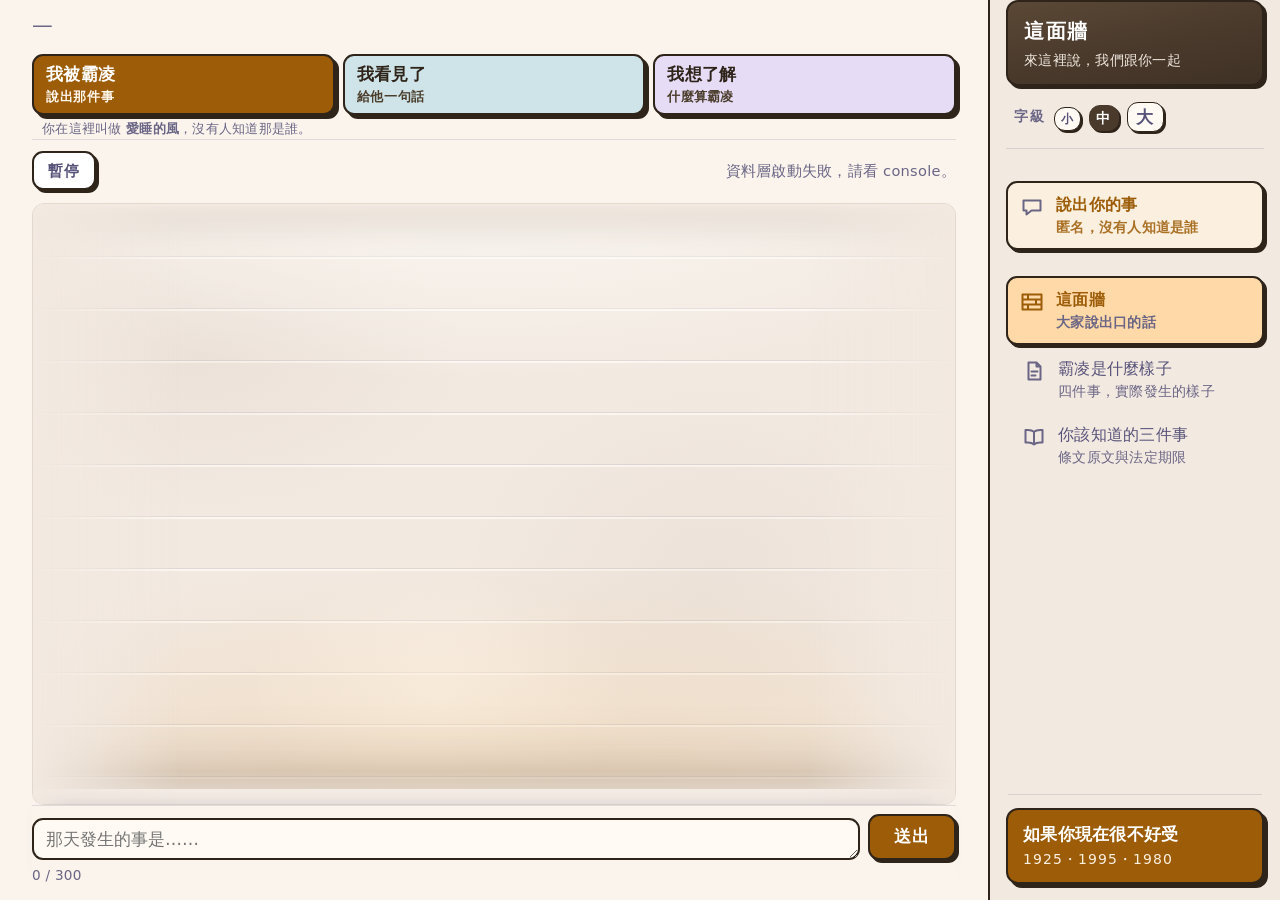
<file: index.html>
<!doctype html>
<html lang="zh-Hant">
<head>
<meta charset="utf-8">
<meta name="viewport" content="width=device-width, initial-scale=1">
<title>這面牆</title>
<meta name="description" content="匿名說出被霸凌的經歷，其他人只能給你溫暖。">
<!-- frame-ancestors 不寫在這裡：meta 版的 CSP 不支援它（瀏覽器會忽略並報錯），
     那一條留在 _headers 給 Cloudflare。
     CSP 用 meta 而不是只靠 _headers：_headers 是 Cloudflare Pages 專用，
     GitHub Pages 完全不讀它（實測線上 404），CSP 因此不會生效。
     meta 版換到任何靜態主機都有效，兩者並存不衝突。 -->
<meta http-equiv="Content-Security-Policy" content="default-src 'self'; img-src 'self' data: blob:; style-src 'self' 'unsafe-inline'; script-src 'self'; connect-src 'self' https://xppcelhclohxdkzwijbm.supabase.co; font-src 'self'; base-uri 'self'; form-action 'self'">
<link rel="stylesheet" href="styles.css?v=dcc0fc10">
</head>
<body class="shell-layout">

<p class="demo-notice" data-c="demoNotice" hidden></p>

<div class="shell-main">

  <header class="site-mark">
    <h1 data-c="site.title">—</h1>
    <p class="tagline" data-c="site.tagline">—</p>
    <p class="wall-scale" data-wall-scale>—</p>
    <ul class="triage" data-c="triage"></ul>
    <p class="alias-line">你在這裡叫做 <strong data-c="alias">—</strong>，沒有人知道那是誰。</p>
  </header>

  <main>

  <section id="wall" class="wall-region" aria-labelledby="wall-h">
    <h2 id="wall-h" class="sr-only">留言牆</h2>

    <!-- ⛔ 這裡原本有三顆鈕：流動／全部攤開／回到原點。2026-08-31 全部拿掉
         （Lee：好像可以不用，直接流動）。牆永遠是流動的，沒有檢視模式可切。
         ⛔ 靜態版沒有消失，只是不再是使用者選項：系統開了 prefers-reduced-motion
         的人自動拿到它（G11 在守）。那是他們自己對作業系統下的設定，
         靜態就是正確結果，不需要再問他要不要。 -->
    <div class="wall-toolbar">
      <span class="wall-status hint" data-c="wall.status">載入中…</span>
    </div>

    <!-- wall-frame 不捲動，只負責左右兩道淡出；捲動的是裡面的 wall-stage。
         淡出若直接掛在捲動容器上會跟著內容一起捲走。 -->
    <div class="wall-frame">
      <div class="wall-stage" data-wall-stage></div>
    </div>

  </section>

  <!-- 送出入口常駐在底部：這個站的核心動作是「說出來」，藏進對話框會掉轉換 -->
  <section id="compose" class="composer-bar" aria-labelledby="compose-h">
    <h2 id="compose-h" class="sr-only">說你想說的</h2>
    <form class="compose" data-compose>
      <label for="compose-body" data-c="wall.composePrompt">—</label>
      <div class="composer-row">
        <textarea id="compose-body" name="body" rows="1" required></textarea>
        <button type="submit">送出</button>
      </div>
      <span class="hint" data-compose-count>0 / 300</span>
    </form>
    <p class="notice" data-compose-notice hidden></p>
  </section>

  </main>

</div>

<!-- 右側面板（桌機）／底部 tab（手機）由 shell.js 從 content.nav 注入 -->
<div data-shell></div>

<dialog class="help-dialog" data-help-dialog aria-labelledby="help-dlg-h">
  <h2 id="help-dlg-h">如果你現在很不好受</h2>
  <p class="hint" data-help-why></p>
  <ul class="help-lines">
    <li><a href="tel:1925">衛福部安心專線 1925</a></li>
    <li><a href="tel:1995">生命線 1995</a></li>
    <li><a href="tel:1980">張老師專線 1980</a></li>
  </ul>
  <p class="hint">24 小時，免付費。你不需要準備好才打。</p>
  <button type="button" data-help-close>我知道了</button>
</dialog>

<script src="js/config.js?v=dcc0fc10"></script>
<script src="content.js?v=dcc0fc10"></script>
<script src="js/prefs.js?v=dcc0fc10"></script>
<script src="js/schema.js?v=dcc0fc10"></script>
<script src="js/keywords.js?v=dcc0fc10"></script>
<script src="js/data-provider.js?v=dcc0fc10"></script>
<script src="js/supabase-provider.js?v=dcc0fc10"></script>
<script src="js/content-merge.js?v=dcc0fc10"></script>
<script src="js/pages.js?v=dcc0fc10"></script>
<script src="js/guard.js?v=dcc0fc10"></script>
<script src="js/triage.js?v=dcc0fc10"></script>
<script src="js/shell.js?v=dcc0fc10"></script>
<script src="js/wall.js?v=dcc0fc10"></script>
<script src="js/warmth-notice.js?v=dcc0fc10"></script>
<script src="js/share.js?v=dcc0fc10"></script>
<script src="js/app.js?v=dcc0fc10"></script>
</body>
</html>
</file>
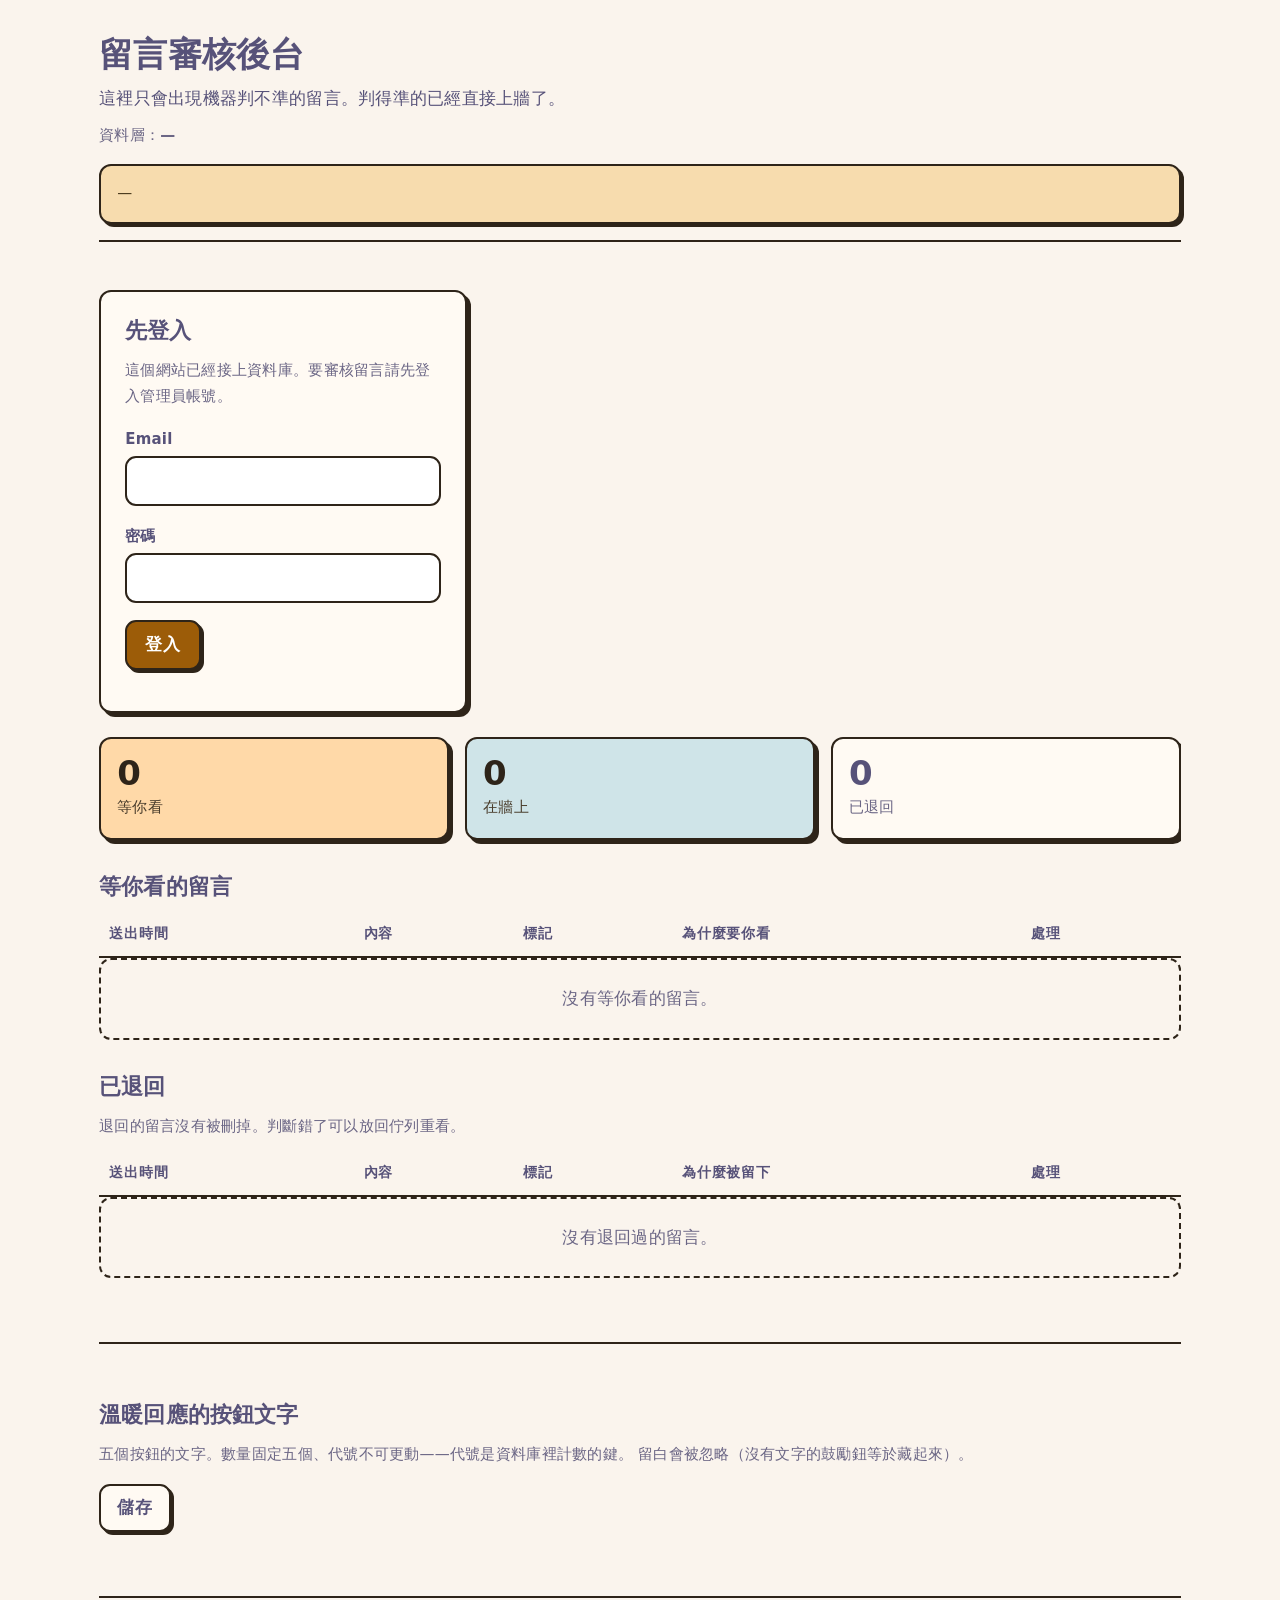
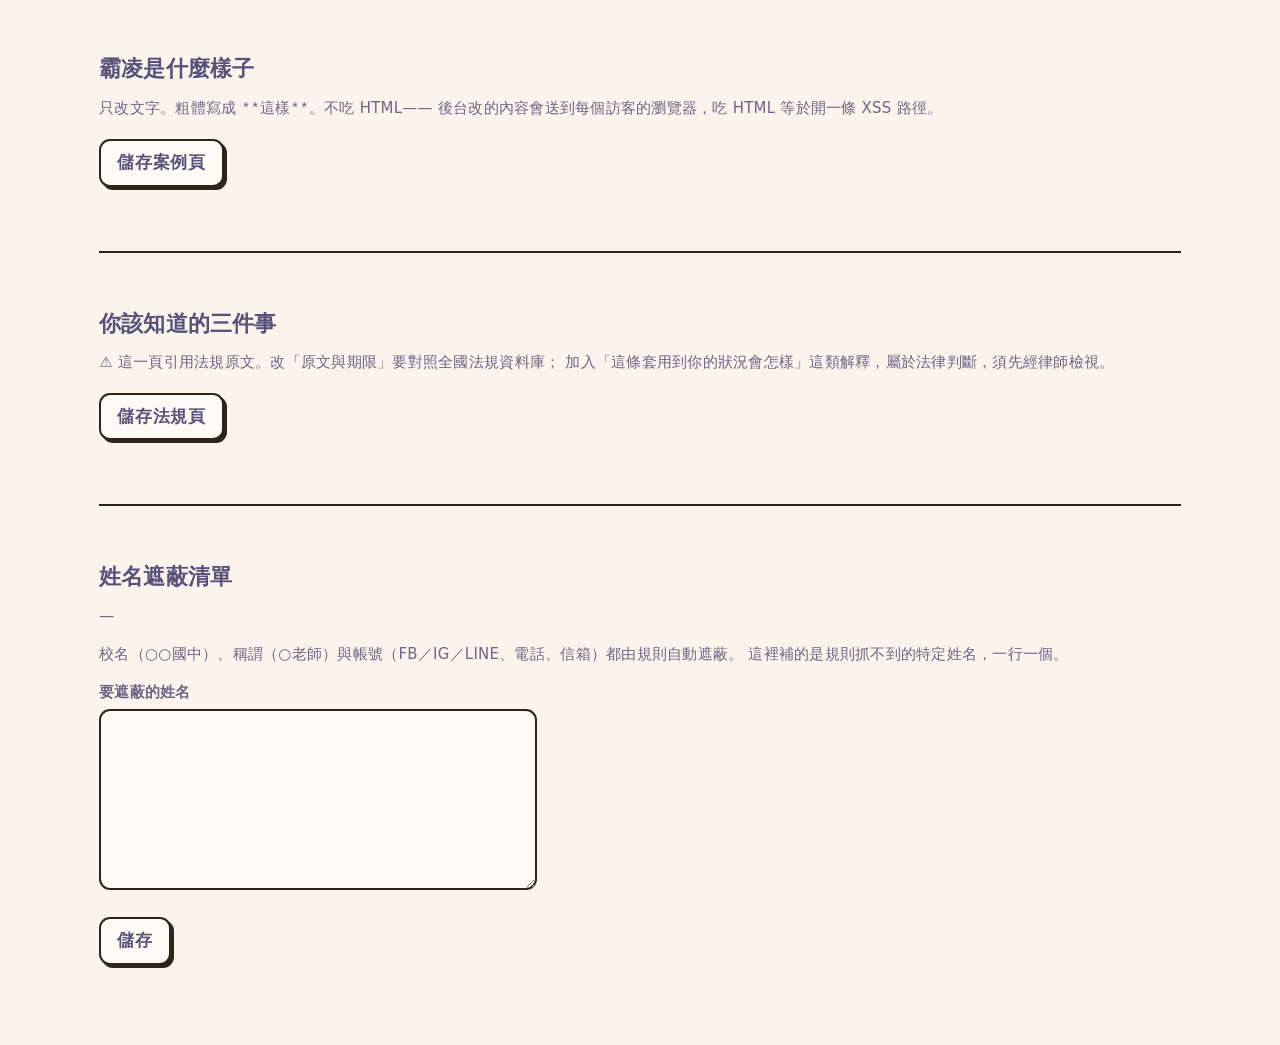
<file: admin-k7m2x9.html>
<!doctype html>
<html lang="zh-Hant">
<head>
<meta charset="utf-8">
<meta name="viewport" content="width=device-width, initial-scale=1">
<meta name="robots" content="noindex, nofollow">
<title>留言審核後台</title>
<!-- CSP 用 meta 而不是只靠 _headers：_headers 是 Cloudflare Pages 專用，
     GitHub Pages 完全不讀它（實測線上 404），CSP 因此不會生效。
     meta 版換到任何靜態主機都有效，兩者並存不衝突。 -->
<meta http-equiv="Content-Security-Policy" content="default-src 'self'; img-src 'self' data: blob:; style-src 'self' 'unsafe-inline'; script-src 'self'; connect-src 'self' https://xppcelhclohxdkzwijbm.supabase.co; font-src 'self'; base-uri 'self'; form-action 'self'">
<link rel="stylesheet" href="styles.css?v=dcc0fc10">
</head>
<body class="admin">

<header class="admin-head">
  <h1>留言審核後台</h1>
  <p class="admin-sub">這裡只會出現機器判不準的留言。判得準的已經直接上牆了。</p>
  <p class="admin-provider">資料層：<strong data-admin="provider">—</strong></p>
  <!-- ⛔ 這塊警語不可拿掉。這一頁是公開可達的，而在 LocalProvider 下它
       只看得到開啟它的那台瀏覽器自己的留言——沒有這段字，它看起來會像
       一個真的在管理全站的後台，那是對使用它的人說謊（G32 在守）。 -->
  <p class="admin-scope" data-admin="scope">—</p>
</header>

<main>
  <!-- 接上真後端時才會出現。⛔ 沒有登入的話，後端一上線任何人都能
       通過／退回（人類關卡 ABW-AUTH）。 -->
  <form class="admin-login" data-admin="login" hidden>
    <h2>先登入</h2>
    <p class="admin-note">這個網站已經接上資料庫。要審核留言請先登入管理員帳號。</p>
    <p><label for="ad-email">Email</label>
       <input id="ad-email" type="email" autocomplete="username" required></p>
    <p><label for="ad-pw">密碼</label>
       <input id="ad-pw" type="password" autocomplete="current-password" required></p>
    <p><button type="submit">登入</button></p>
    <p class="notice" data-admin="login-note" hidden></p>
  </form>

  <ul class="admin-stats" aria-label="目前狀態">
    <li class="admin-stat admin-stat--wait"><b data-admin="count">0</b><span>等你看</span></li>
    <li class="admin-stat admin-stat--live"><b data-admin="count-approved">0</b><span>在牆上</span></li>
    <li class="admin-stat admin-stat--back"><b data-admin="count-rejected">0</b><span>已退回</span></li>
  </ul>

  <section aria-labelledby="q-h">
    <h2 id="q-h">等你看的留言</h2>
    <!-- ⛔ 「為什麼要你看」這一欄不可拿掉：佇列裡只剩機器判不準的留言，
         審核者第一個要知道的不是「這則有什麼旗標」，是「機器在擔心什麼」。 -->
    <table class="queue">
      <thead>
        <tr><th scope="col">送出時間</th><th scope="col">內容</th><th scope="col">標記</th><th scope="col">為什麼要你看</th><th scope="col">處理</th></tr>
      </thead>
      <tbody data-admin="queue"></tbody>
    </table>
    <p class="admin-empty" data-admin="empty">沒有等你看的留言。</p>
  </section>

  <section aria-labelledby="r-h">
    <h2 id="r-h">已退回</h2>
    <!-- ⛔ 退回不刪除（裁定 2026-08-17），而且要能還原：誤判會發生，
         而被誤判的那個人不會知道要來申訴。 -->
    <p class="admin-note">退回的留言沒有被刪掉。判斷錯了可以放回佇列重看。</p>
    <table class="queue">
      <thead>
        <tr><th scope="col">送出時間</th><th scope="col">內容</th><th scope="col">標記</th><th scope="col">為什麼被留下</th><th scope="col">處理</th></tr>
      </thead>
      <tbody data-admin="rejected"></tbody>
    </table>
    <p class="admin-empty" data-admin="rejected-empty">沒有退回過的留言。</p>
  </section>

  <section class="kw-section" aria-labelledby="rx-h">
    <h2 id="rx-h">溫暖回應的按鈕文字</h2>
    <!-- ⛔ 只能改文字，不能改數量也不能改代號：
         代號是資料庫裡計數的鍵，換掉等於所有既有的溫暖次數對不上；
         五個是產品裁定（2026-08-17），排行與自由留言都不做。 -->
    <p class="admin-note">五個按鈕的文字。數量固定五個、代號不可更動——代號是資料庫裡計數的鍵。
      留白會被忽略（沒有文字的鼓勵鈕等於藏起來）。</p>
    <form data-admin="rx-form">
      <div data-admin="rx-fields"></div>
      <p><button type="submit">儲存</button></p>
    </form>
    <p class="notice" data-admin="rx-note" hidden></p>
  </section>

  <section class="kw-section" aria-labelledby="cs-h">
    <h2 id="cs-h">霸凌是什麼樣子</h2>
    <!-- ⛔ 只改字。錨點 id、區塊型別、插圖都不可從這裡改：
         id 是目錄與外部連結指向的位置；型別決定版面，而版面裡藏著可及性
         與對比的裁定；插圖是可執行的標記，不是文案。 -->
    <p class="admin-note">只改文字。粗體寫成 <code>**這樣**</code>。不吃 HTML——
      後台改的內容會送到每個訪客的瀏覽器，吃 HTML 等於開一條 XSS 路徑。</p>
    <form data-admin="cases-form">
      <div data-admin="cases-fields"></div>
      <p><button type="submit">儲存案例頁</button></p>
    </form>
    <p class="notice" data-admin="cases-note" hidden></p>
  </section>

  <section class="kw-section" aria-labelledby="lw-h">
    <h2 id="lw-h">你該知道的三件事</h2>
    <!-- ⛔ 這一頁的內容是法規。引用條文原文不涉著作權，但把條文解釋、
         涵攝到具體情境是法律判斷，需要律師檢視（law.signedOff 仍為 false）。
         改這裡之前先確認你在改的是「原文與程序事實」還是「解釋」。 -->
    <p class="admin-note">⚠️ 這一頁引用法規原文。改「原文與期限」要對照全國法規資料庫；
      加入「這條套用到你的狀況會怎樣」這類解釋，屬於法律判斷，須先經律師檢視。</p>
    <form data-admin="law-form">
      <div data-admin="law-fields"></div>
      <p><button type="submit">儲存法規頁</button></p>
    </form>
    <p class="notice" data-admin="law-note" hidden></p>
  </section>

  <section class="kw-section" aria-labelledby="k-h">
    <h2 id="k-h">姓名遮蔽清單</h2>
    <p class="admin-note" data-admin="kw-summary">—</p>
    <p class="admin-note">校名（○○國中）、稱謂（○老師）與帳號（FB／IG／LINE、電話、信箱）都由規則自動遮蔽。
      這裡補的是規則抓不到的特定姓名，一行一個。</p>
    <form data-admin="kw-form">
      <label for="kw-names">要遮蔽的姓名</label>
      <textarea id="kw-names" data-admin="names" rows="6"></textarea>
      <p><button type="submit">儲存</button></p>
    </form>
    <p class="notice" data-admin="kw-note" hidden></p>
  </section>
</main>

<script src="js/config.js?v=dcc0fc10"></script>
<script src="content.js?v=dcc0fc10"></script>
<script src="js/prefs.js?v=dcc0fc10"></script>
<script src="js/schema.js?v=dcc0fc10"></script>
<script src="js/keywords.js?v=dcc0fc10"></script>
<script src="js/data-provider.js?v=dcc0fc10"></script>
<script src="js/supabase-provider.js?v=dcc0fc10"></script>
<script src="js/content-merge.js?v=dcc0fc10"></script>
<script src="js/pages.js?v=dcc0fc10"></script>
<script src="js/guard.js?v=dcc0fc10"></script>
<script src="js/triage.js?v=dcc0fc10"></script>
<script src="js/admin-content.js?v=dcc0fc10"></script>
<script src="js/admin.js?v=dcc0fc10"></script>
</body>
</html>
</file>
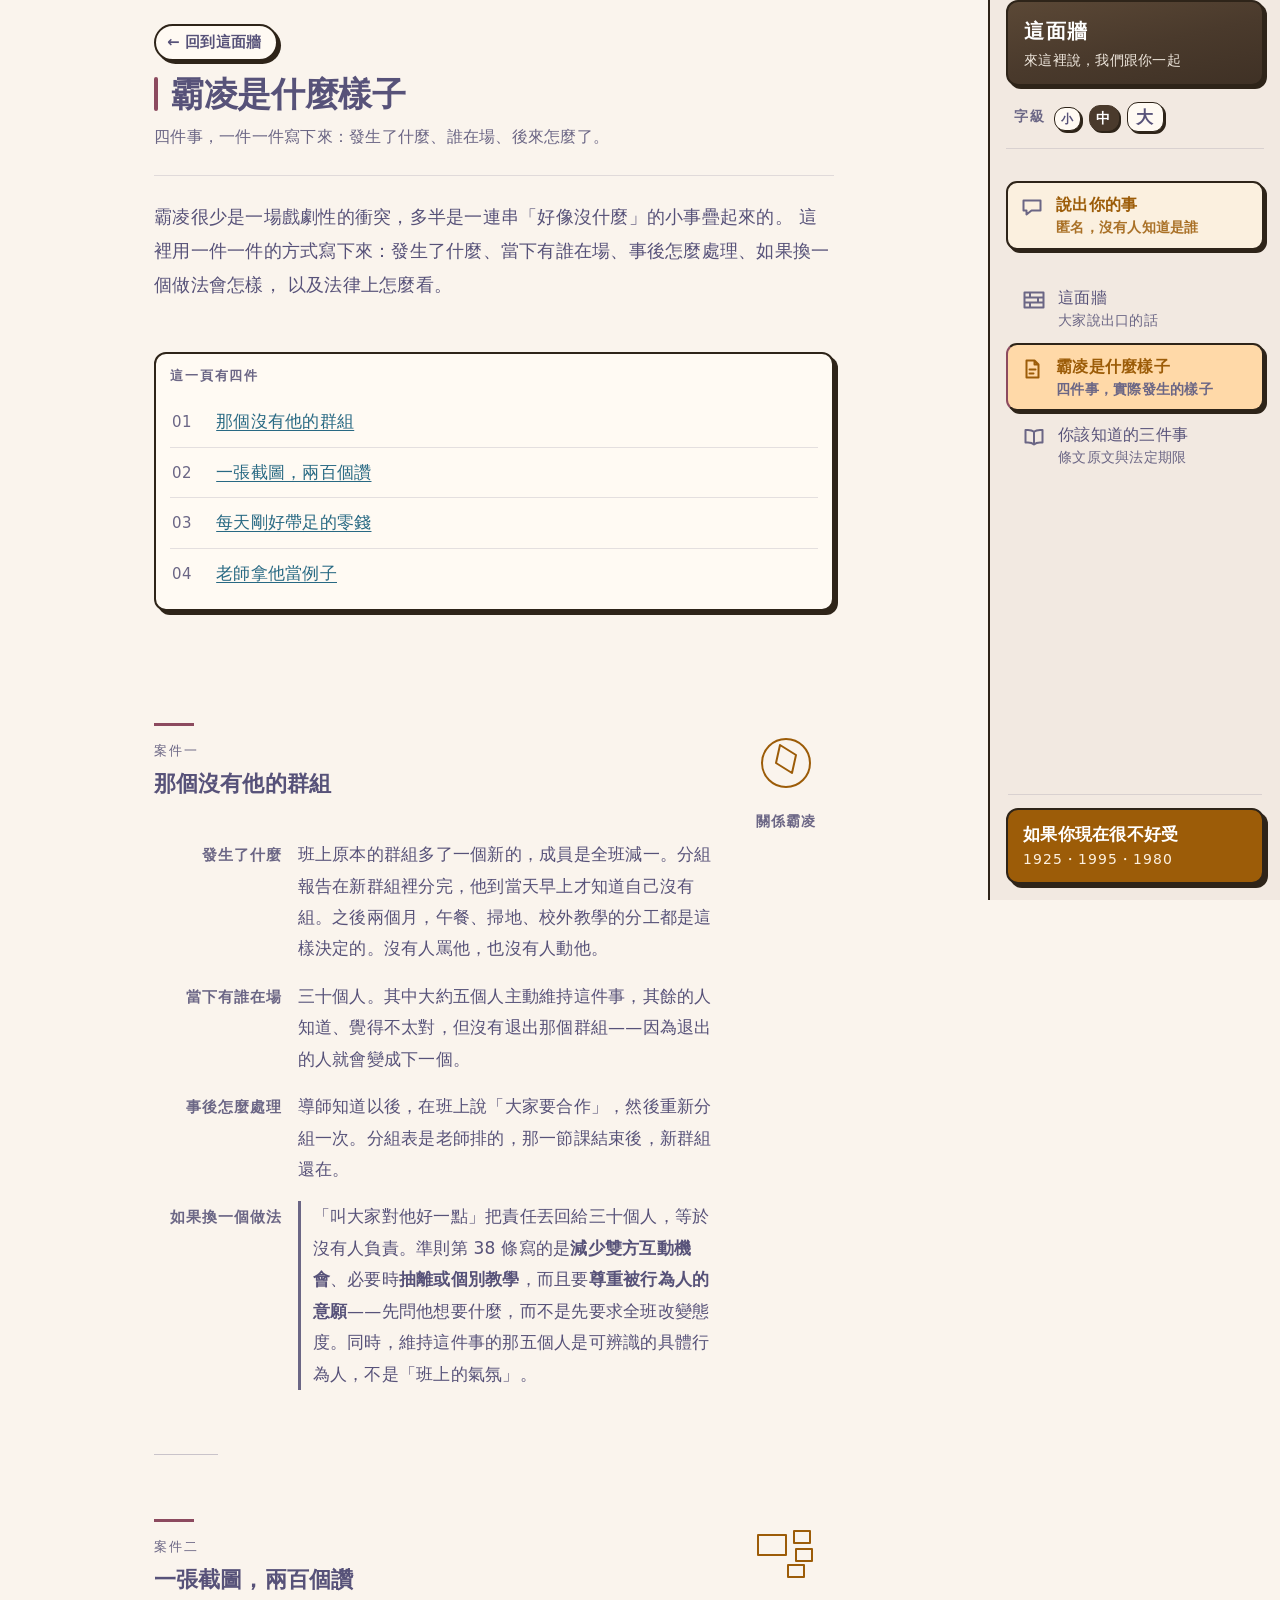
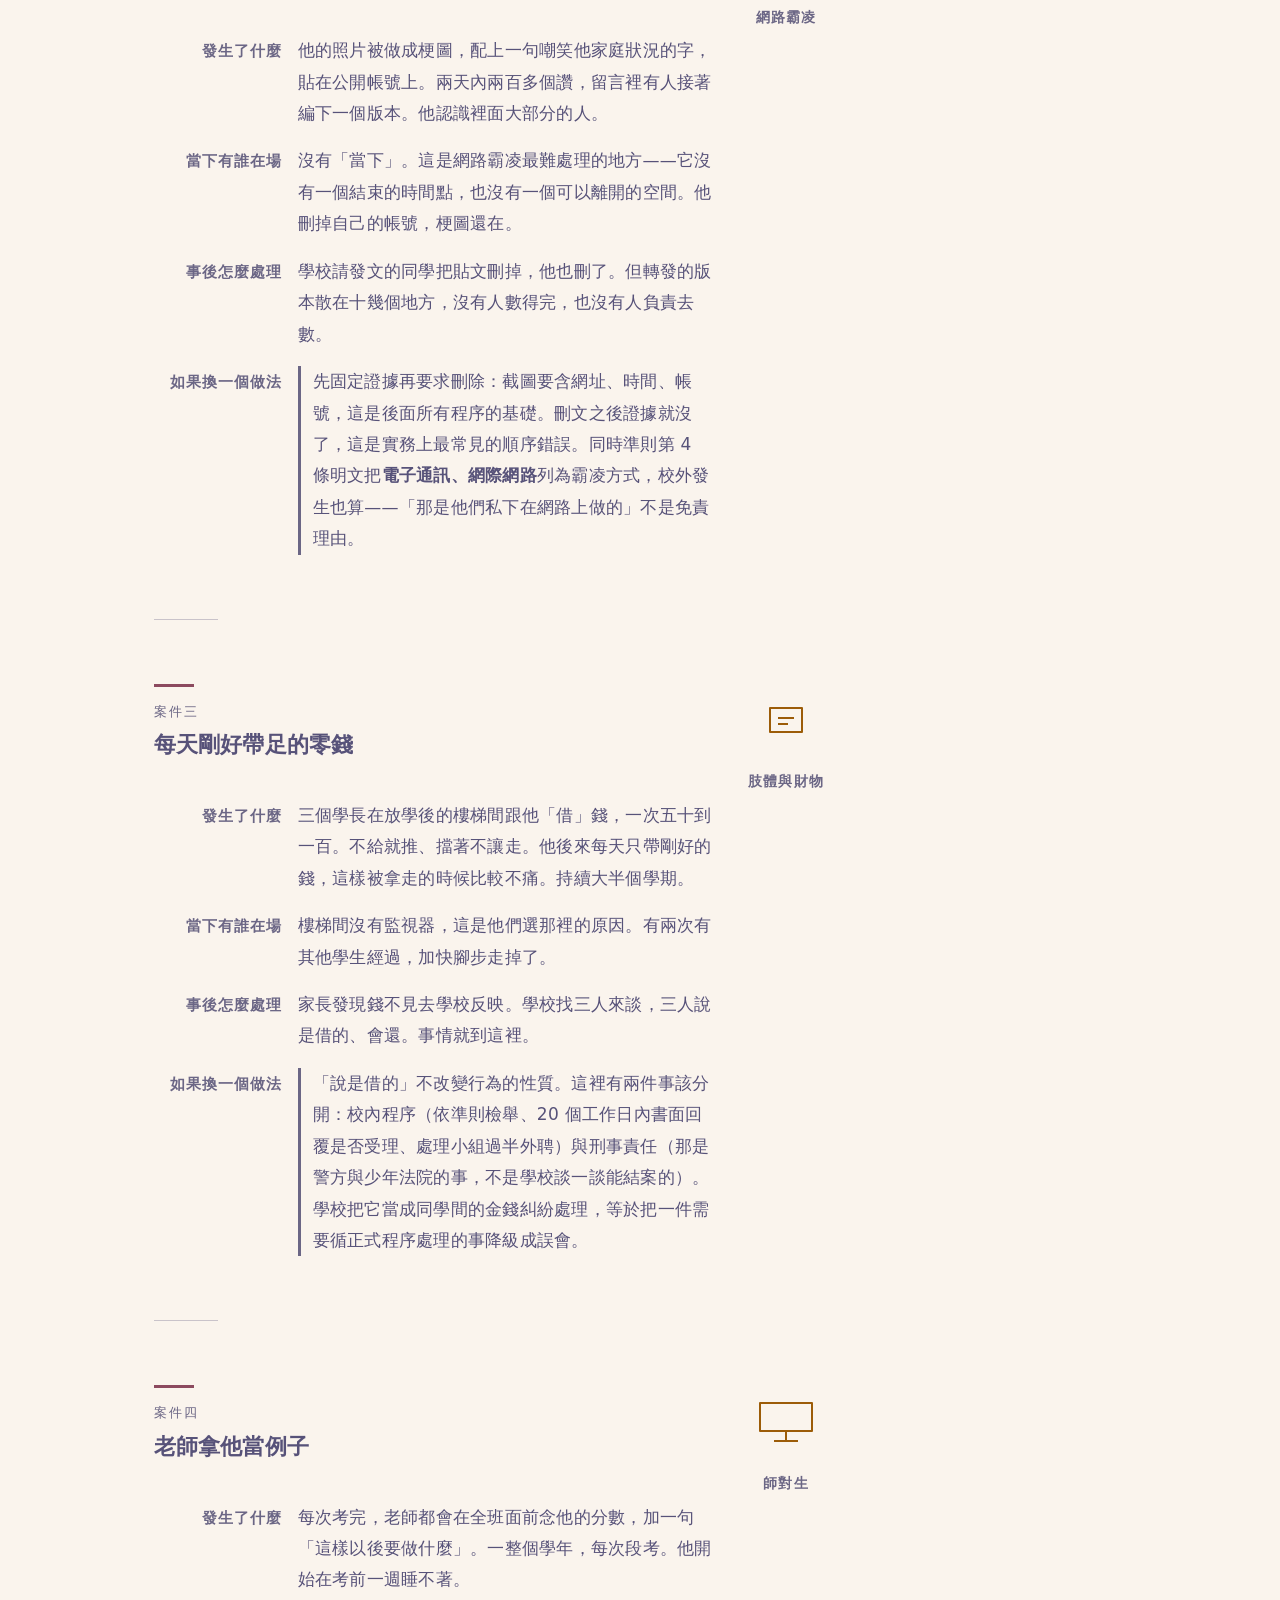
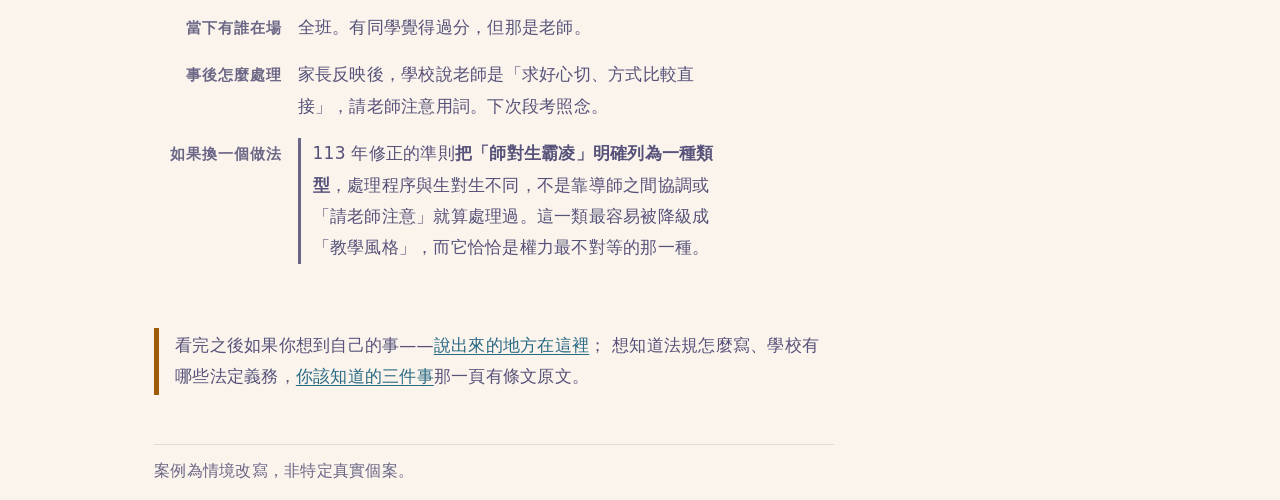
<file: cases.html>
<!doctype html>
<html lang="zh-Hant">
<head>
<meta charset="utf-8">
<meta name="viewport" content="width=device-width, initial-scale=1">
<title>霸凌是什麼樣子</title>
<meta name="description" content="用案件的形式，看清楚霸凌實際上長什麼樣子。">
<!-- CSP 用 meta 而不是只靠 _headers：_headers 是 Cloudflare Pages 專用，
     GitHub Pages 完全不讀它（實測線上 404），CSP 因此不會生效。
     meta 版換到任何靜態主機都有效，兩者並存不衝突。 -->
<meta http-equiv="Content-Security-Policy" content="default-src 'self'; img-src 'self' data: blob:; style-src 'self' 'unsafe-inline'; script-src 'self'; connect-src 'self' https://xppcelhclohxdkzwijbm.supabase.co; font-src 'self'; base-uri 'self'; form-action 'self'">
<link rel="stylesheet" href="styles.css?v=dcc0fc10">
</head>
<body class="shell-layout">


<div class="shell-main">
  <header class="site-mark page-head page-head--cases">
    <p class="page-back"><a href="index.html">← 回到這面牆</a></p>
    <h1>霸凌是什麼樣子</h1>
    <p class="page-sub">四件事，一件一件寫下來：發生了什麼、誰在場、後來怎麼了。</p>
  </header>

  <main class="page-body page-body--cases">
    <p class="lede">霸凌很少是一場戲劇性的衝突，多半是一連串「好像沒什麼」的小事疊起來的。
      這裡用一件一件的方式寫下來：發生了什麼、當下有誰在場、事後怎麼處理、如果換一個做法會怎樣，
      以及法律上怎麼看。</p>

    <nav class="page-toc" aria-label="本頁章節">
      <p class="page-toc-h">這一頁有四件</p>
      <ol data-c="cases.toc"></ol>
    </nav>

    <!-- ⛔ 內容由 js/pages.js 從資料層畫出來（2026-09-02）。
         寫死在這裡的話後台改不動。⛔ 渲染一律建 DOM 節點，不用 innerHTML：
         後台改的內容會送到每個訪客的瀏覽器，吃 HTML 等於開一條 XSS 路徑。 -->
    <div data-c="cases.items"></div>

    <p class="case-cta">看完之後如果你想到自己的事——<a href="index.html#compose">說出來的地方在這裡</a>；
      想知道法規怎麼寫、學校有哪些法定義務，<a href="law.html">你該知道的三件事</a>那一頁有條文原文。</p>

  </main>
  <p class="hint page-footnote">案例為情境改寫，非特定真實個案。</p>
</div>

<div data-shell></div>

<dialog class="help-dialog" data-help-dialog aria-labelledby="help-dlg-h">
  <h2 id="help-dlg-h">如果你現在很不好受</h2>
  <p class="hint" data-help-why></p>
  <ul class="help-lines">
    <li><a href="tel:1925">衛福部安心專線 1925</a></li>
    <li><a href="tel:1995">生命線 1995</a></li>
    <li><a href="tel:1980">張老師專線 1980</a></li>
  </ul>
  <p class="hint">24 小時，免付費。你不需要準備好才打。</p>
  <button type="button" data-help-close>我知道了</button>
</dialog>

<script src="js/config.js?v=dcc0fc10"></script>
<script src="content.js?v=dcc0fc10"></script>
<script src="js/prefs.js?v=dcc0fc10"></script>
<script src="js/schema.js?v=dcc0fc10"></script>
<script src="js/keywords.js?v=dcc0fc10"></script>
<script src="js/data-provider.js?v=dcc0fc10"></script>
<script src="js/supabase-provider.js?v=dcc0fc10"></script>
<script src="js/content-merge.js?v=dcc0fc10"></script>
<script src="js/pages.js?v=dcc0fc10"></script>
<script src="js/guard.js?v=dcc0fc10"></script>
<script src="js/triage.js?v=dcc0fc10"></script>
<script src="js/shell.js?v=dcc0fc10"></script>
<script src="js/wall.js?v=dcc0fc10"></script>
<script src="js/warmth-notice.js?v=dcc0fc10"></script>
<script src="js/share.js?v=dcc0fc10"></script>
<script src="js/app.js?v=dcc0fc10"></script>
</body>
</html>
</file>
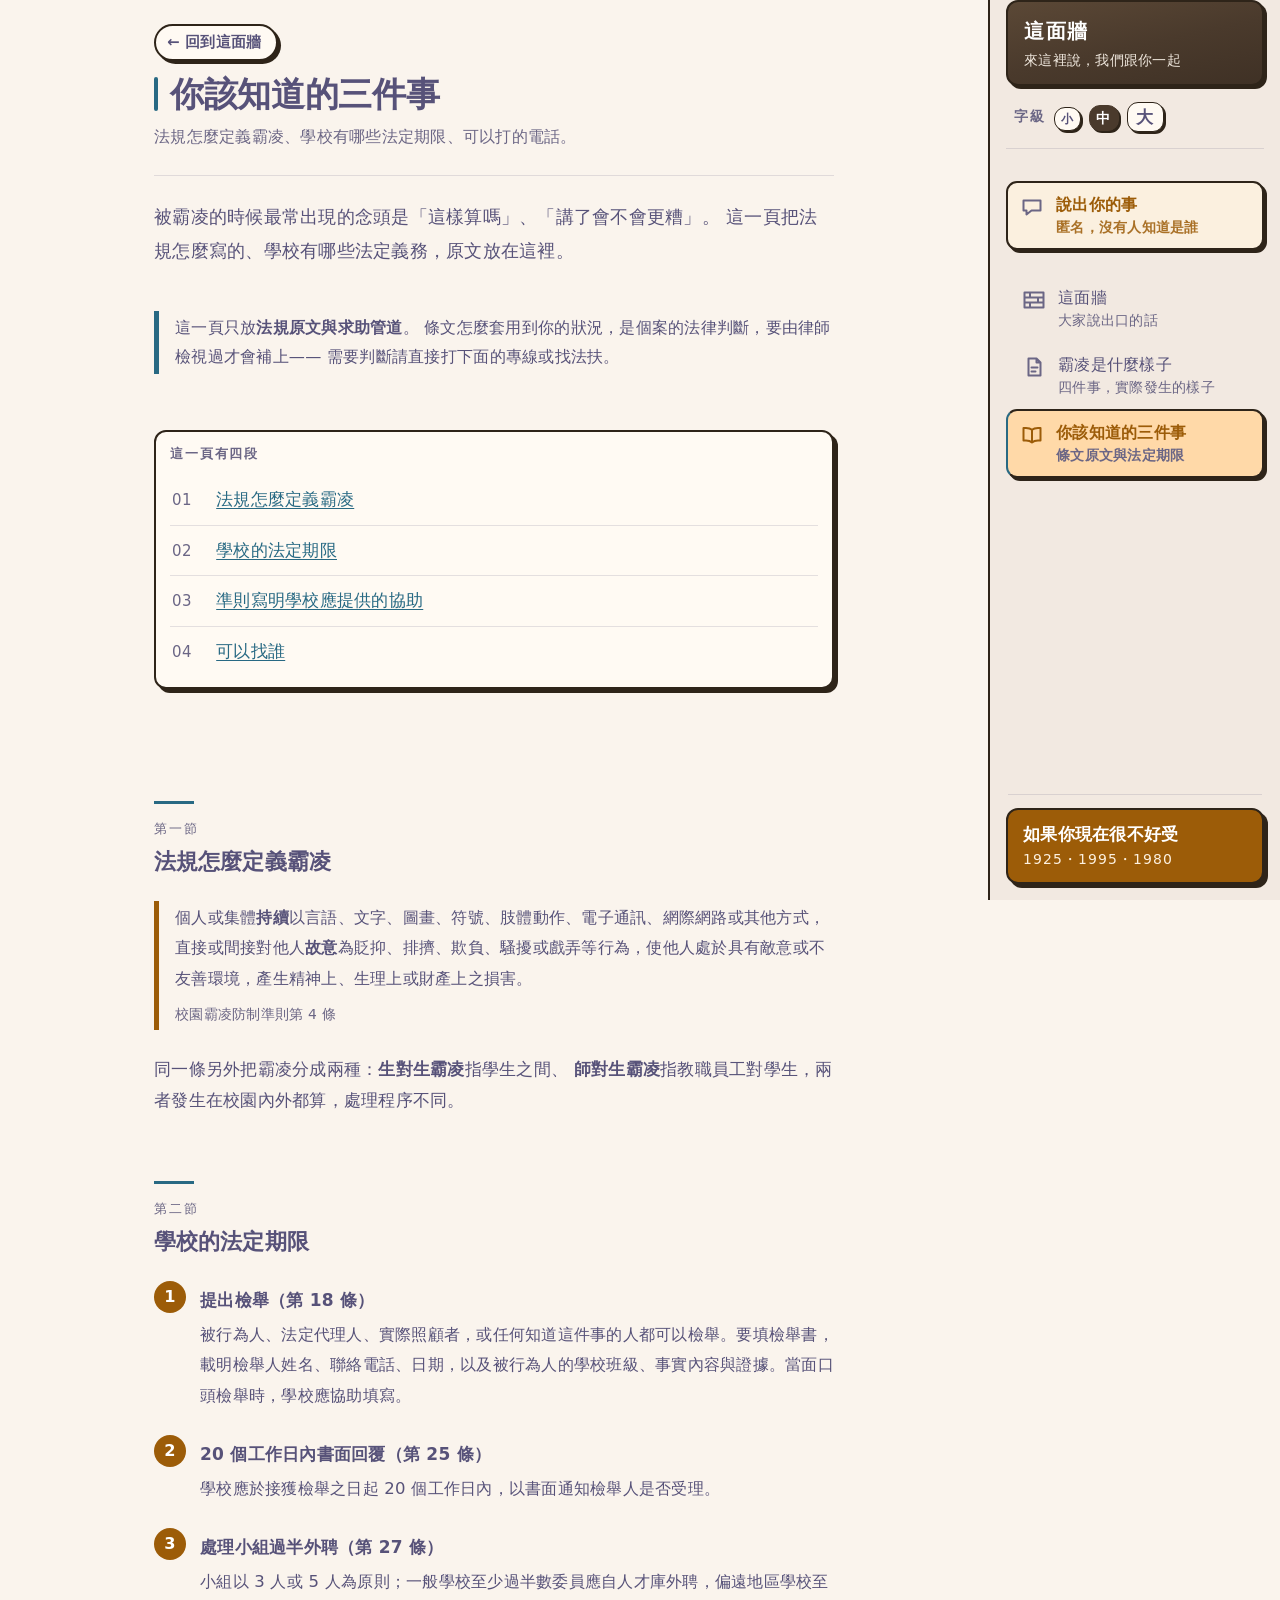
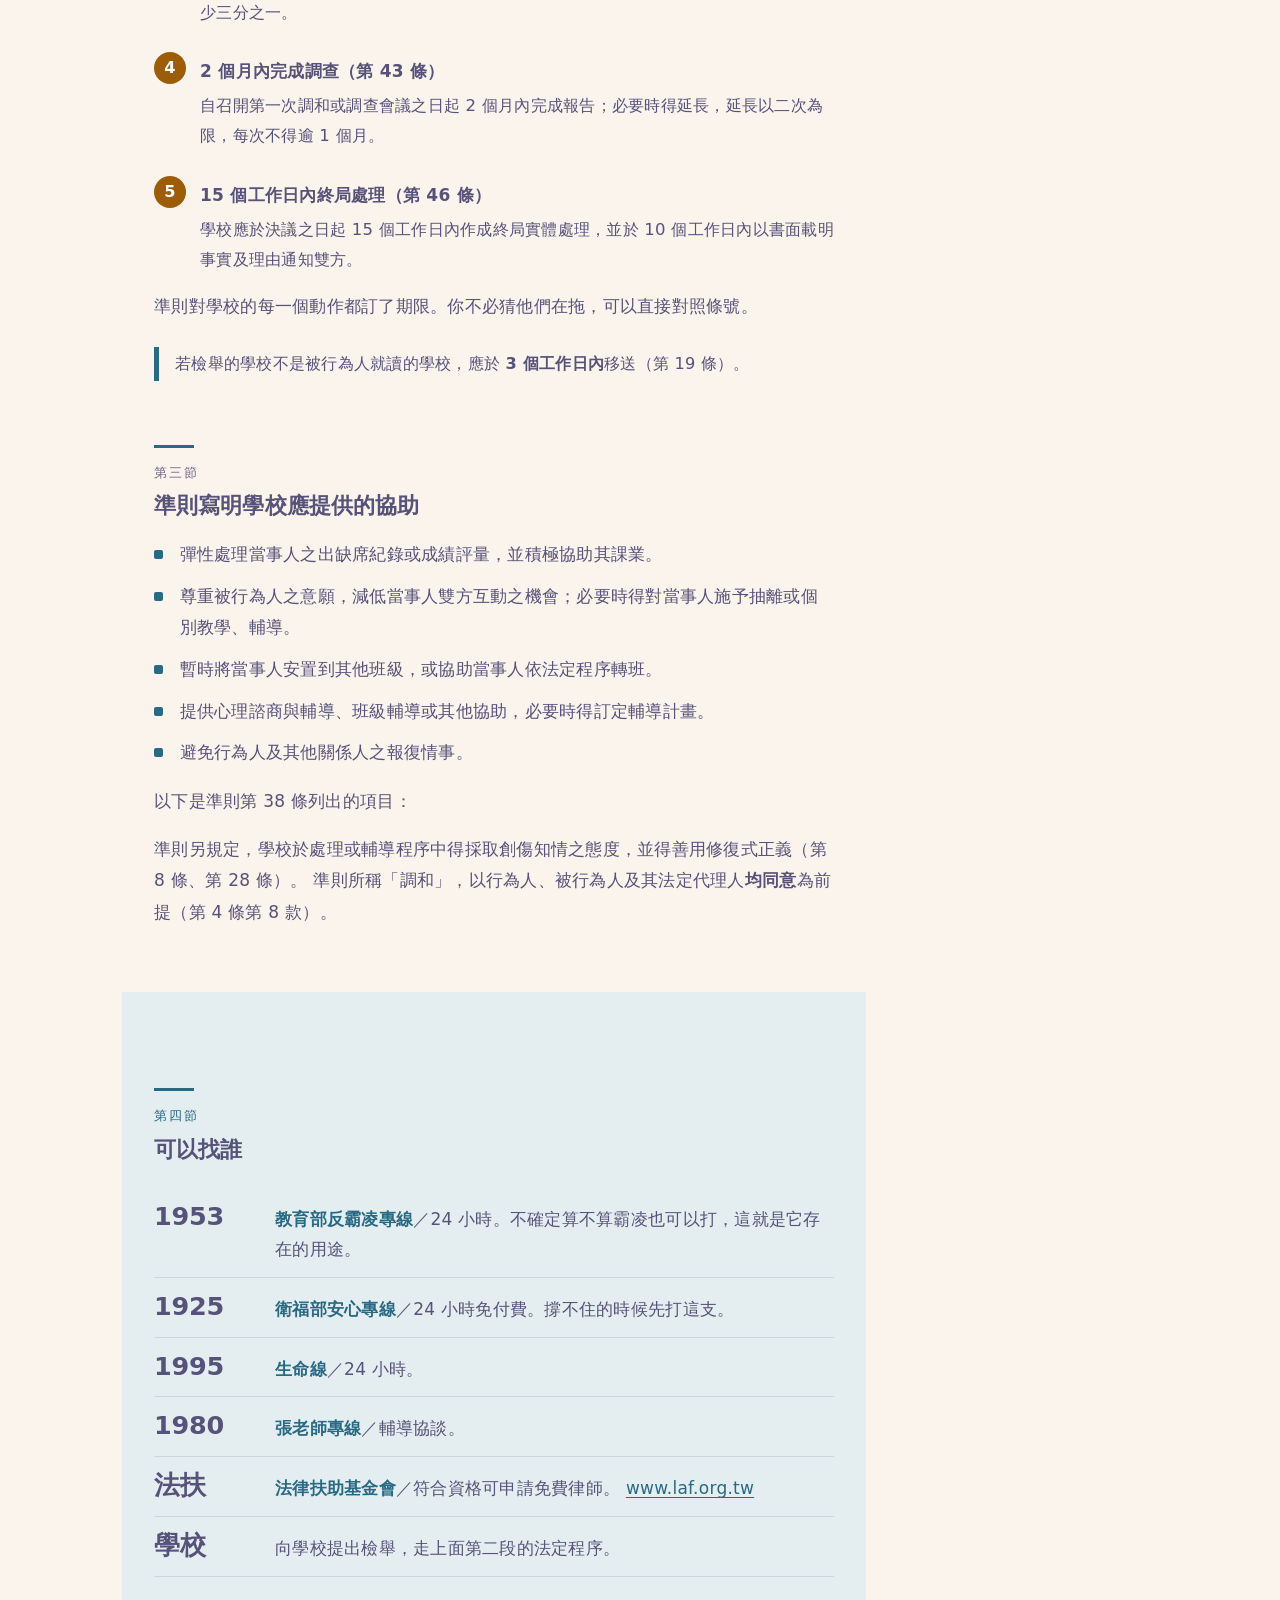
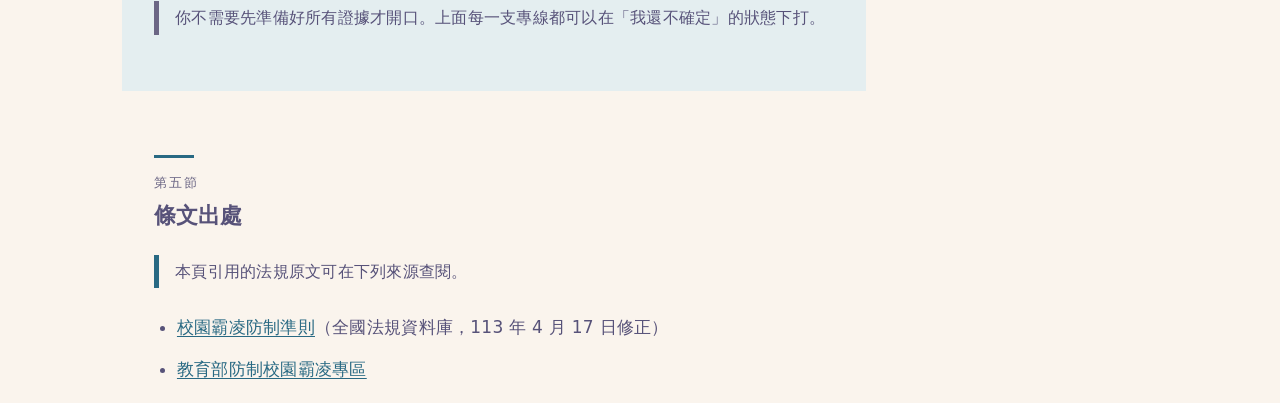
<file: law.html>
<!doctype html>
<html lang="zh-Hant">
<head>
<meta charset="utf-8">
<meta name="viewport" content="width=device-width, initial-scale=1">
<title>你該知道的三件事</title>
<meta name="description" content="法規怎麼定義霸凌、學校有哪些法定期限、可以找誰。">
<!-- CSP 用 meta 而不是只靠 _headers：_headers 是 Cloudflare Pages 專用，
     GitHub Pages 完全不讀它（實測線上 404），CSP 因此不會生效。
     meta 版換到任何靜態主機都有效，兩者並存不衝突。 -->
<meta http-equiv="Content-Security-Policy" content="default-src 'self'; img-src 'self' data: blob:; style-src 'self' 'unsafe-inline'; script-src 'self'; connect-src 'self' https://xppcelhclohxdkzwijbm.supabase.co; font-src 'self'; base-uri 'self'; form-action 'self'">
<link rel="stylesheet" href="styles.css?v=dcc0fc10">
</head>
<body class="shell-layout">


<div class="shell-main">
  <header class="site-mark page-head page-head--law">
    <p class="page-back"><a href="index.html">← 回到這面牆</a></p>
    <h1>你該知道的三件事</h1>
    <p class="page-sub">法規怎麼定義霸凌、學校有哪些法定期限、可以打的電話。</p>
  </header>

  <main class="page-body page-body--law">
    <!-- ⛔ 這裡原本還有一個黃色草稿標記「以下法律說明尚在校訂中，請勿引用」。
         2026-08-31 移除，理由是它現在描述的東西已經不存在：法律解釋在 2026-08-24
         全部移出網站（存 docs/legal-draft-for-review.md），這一頁留下的是法條原文，
         那不是草稿、也不需要校訂。三個說明區塊疊在頁首，第一個還說錯話。
         解釋放回來時的保護是 G9 上線閘門（interpretive && !signedOff 直接擋部署），
         不是這個標記——標記可以被忽略，閘門不行。 -->
    <p class="lede">被霸凌的時候最常出現的念頭是「這樣算嗎」、「講了會不會更糟」。
      這一頁把法規怎麼寫的、學校有哪些法定義務，原文放在這裡。</p>

    <p class="law-note">這一頁只放<strong>法規原文與求助管道</strong>。
      條文怎麼套用到你的狀況，是個案的法律判斷，要由律師檢視過才會補上——
      需要判斷請直接打下面的專線或找法扶。</p>

    <!-- 章節清單：長頁面不該只能一路捲到底。
         ⛔ 不做 <details> 收合——折起來 Ctrl+F 找不到，法規與求助資訊不該被藏。 -->
    <nav class="page-toc" aria-label="本頁章節">
      <p class="page-toc-h">這一頁有四段</p>
      <ol data-c="lawPage.toc"></ol>
    </nav>

    <!-- ⛔ 同 cases.html：內容由 js/pages.js 從資料層畫出來。
         區塊型別是具名的（quote／steps／list／contacts／para／note／links），
         未知型別不渲染——不退化成 innerHTML。 -->
    <div data-c="lawPage.sections"></div>

  </main>

</div>

<div data-shell></div>

<dialog class="help-dialog" data-help-dialog aria-labelledby="help-dlg-h">
  <h2 id="help-dlg-h">如果你現在很不好受</h2>
  <p class="hint" data-help-why></p>
  <ul class="help-lines">
    <li><a href="tel:1925">衛福部安心專線 1925</a></li>
    <li><a href="tel:1995">生命線 1995</a></li>
    <li><a href="tel:1980">張老師專線 1980</a></li>
  </ul>
  <p class="hint">24 小時，免付費。你不需要準備好才打。</p>
  <button type="button" data-help-close>我知道了</button>
</dialog>

<script src="js/config.js?v=dcc0fc10"></script>
<script src="content.js?v=dcc0fc10"></script>
<script src="js/prefs.js?v=dcc0fc10"></script>
<script src="js/schema.js?v=dcc0fc10"></script>
<script src="js/keywords.js?v=dcc0fc10"></script>
<script src="js/data-provider.js?v=dcc0fc10"></script>
<script src="js/supabase-provider.js?v=dcc0fc10"></script>
<script src="js/content-merge.js?v=dcc0fc10"></script>
<script src="js/pages.js?v=dcc0fc10"></script>
<script src="js/guard.js?v=dcc0fc10"></script>
<script src="js/triage.js?v=dcc0fc10"></script>
<script src="js/shell.js?v=dcc0fc10"></script>
<script src="js/wall.js?v=dcc0fc10"></script>
<script src="js/warmth-notice.js?v=dcc0fc10"></script>
<script src="js/share.js?v=dcc0fc10"></script>
<script src="js/app.js?v=dcc0fc10"></script>
</body>
</html>
</file>
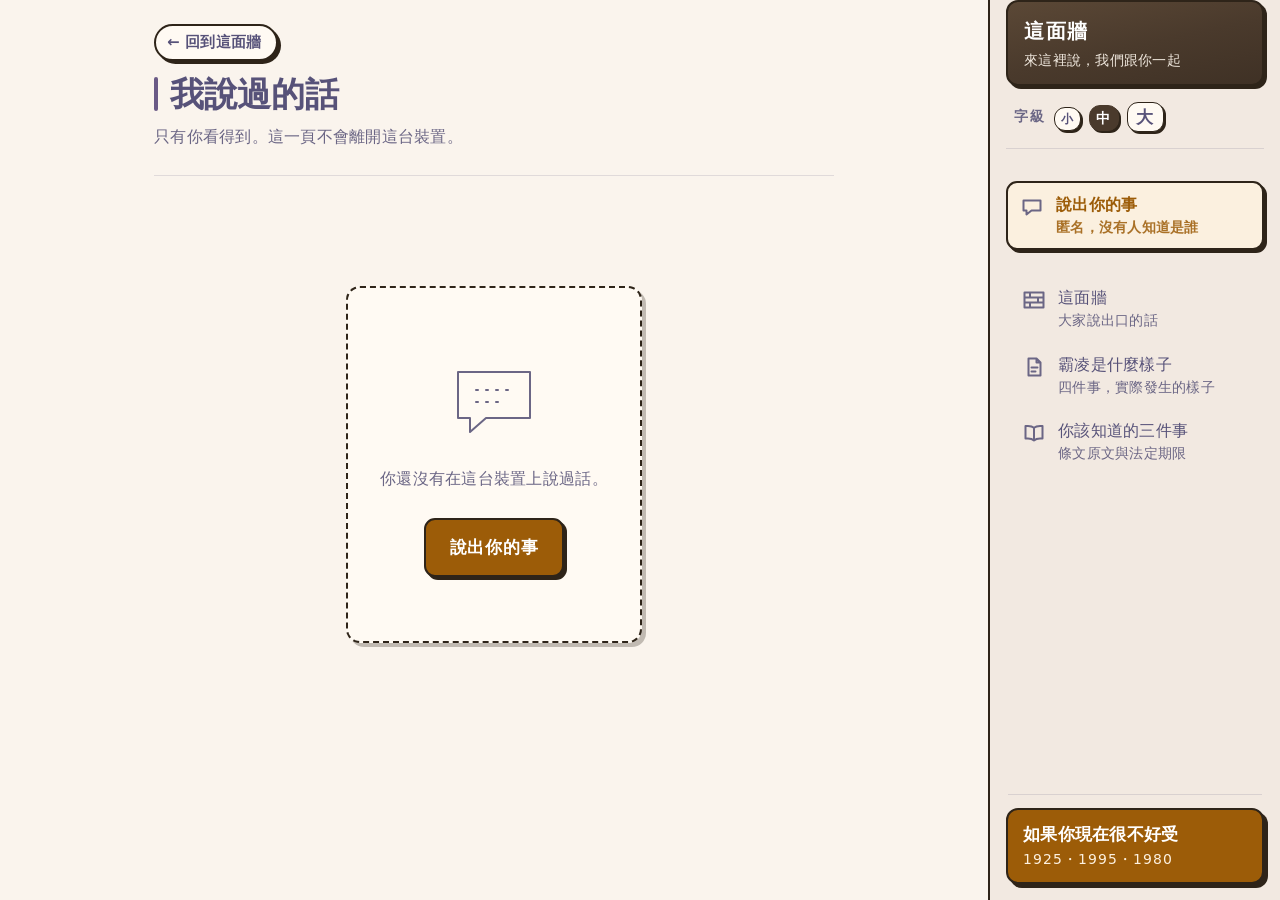
<file: mine.html>
<!doctype html>
<html lang="zh-Hant">
<head>
<meta charset="utf-8">
<meta name="viewport" content="width=device-width, initial-scale=1">
<title>我說過的話</title>
<meta name="description" content="你在這台裝置上說過的話。">
<!-- CSP 用 meta 而不是只靠 _headers：_headers 是 Cloudflare Pages 專用，
     GitHub Pages 完全不讀它（實測線上 404），CSP 因此不會生效。
     meta 版換到任何靜態主機都有效，兩者並存不衝突。 -->
<meta http-equiv="Content-Security-Policy" content="default-src 'self'; img-src 'self' data: blob:; style-src 'self' 'unsafe-inline'; script-src 'self'; connect-src 'self' https://xppcelhclohxdkzwijbm.supabase.co; font-src 'self'; base-uri 'self'; form-action 'self'">
<link rel="stylesheet" href="styles.css?v=dcc0fc10">
</head>
<body class="shell-layout">


<div class="shell-main">
  <header class="site-mark page-head page-head--mine">
    <p class="page-back"><a href="index.html">← 回到這面牆</a></p>
    <h1>我說過的話</h1>
    <p class="page-sub">只有你看得到。這一頁不會離開這台裝置。</p>
  </header>

  <main class="page-body page-body--mine">
    <section class="mine-sec" aria-label="你說過的話">
      <ul class="share-list" data-share-list></ul>
      <!-- 這一頁對新訪客 100% 是空的，所以空狀態就是這一頁的主畫面，
           不是一行灰字的註腳。 -->
      <div class="mine-empty" data-share-empty>
        <svg class="mine-empty-mark" viewBox="0 0 96 96" role="img" aria-labelledby="me-t">
          <title id="me-t">一個還沒有寫上字的空對話框</title>
          <path d="M12 20h72v46H40L24 80V66H12z" fill="none" stroke="var(--ink-soft)"
                stroke-width="2" stroke-linejoin="round"/>
          <path d="M30 38h36M30 50h22" fill="none" stroke="var(--ink-soft)"
                stroke-width="2" stroke-linecap="round" stroke-dasharray="2 8"/>
        </svg>
        <p class="mine-empty-t">你還沒有在這台裝置上說過話。</p>
        <p class="mine-empty-a"><a class="mine-empty-btn" href="index.html#compose">說出你的事</a></p>
      </div>
      <!-- 審核說明只在真的有留言時才出現：沒有留言的人不需要知道審核流程。 -->
      <p class="law-note" data-mine-note hidden>大部分的話送出後會直接上牆。標著「檢視中」的是我們想先看過的那幾則——網站還在準備階段，目前沒有人在看，所以它們會停在那裡。</p>
    </section>
  </main>

</div>

<div data-shell></div>

<dialog class="help-dialog" data-help-dialog aria-labelledby="help-dlg-h">
  <h2 id="help-dlg-h">如果你現在很不好受</h2>
  <p class="hint" data-help-why></p>
  <ul class="help-lines">
    <li><a href="tel:1925">衛福部安心專線 1925</a></li>
    <li><a href="tel:1995">生命線 1995</a></li>
    <li><a href="tel:1980">張老師專線 1980</a></li>
  </ul>
  <p class="hint">24 小時，免付費。你不需要準備好才打。</p>
  <button type="button" data-help-close>我知道了</button>
</dialog>

<script src="js/config.js?v=dcc0fc10"></script>
<script src="content.js?v=dcc0fc10"></script>
<script src="js/prefs.js?v=dcc0fc10"></script>
<script src="js/schema.js?v=dcc0fc10"></script>
<script src="js/keywords.js?v=dcc0fc10"></script>
<script src="js/data-provider.js?v=dcc0fc10"></script>
<script src="js/supabase-provider.js?v=dcc0fc10"></script>
<script src="js/content-merge.js?v=dcc0fc10"></script>
<script src="js/pages.js?v=dcc0fc10"></script>
<script src="js/guard.js?v=dcc0fc10"></script>
<script src="js/triage.js?v=dcc0fc10"></script>
<script src="js/shell.js?v=dcc0fc10"></script>
<script src="js/wall.js?v=dcc0fc10"></script>
<script src="js/warmth-notice.js?v=dcc0fc10"></script>
<script src="js/share.js?v=dcc0fc10"></script>
<script src="js/app.js?v=dcc0fc10"></script>
</body>
</html>
</file>
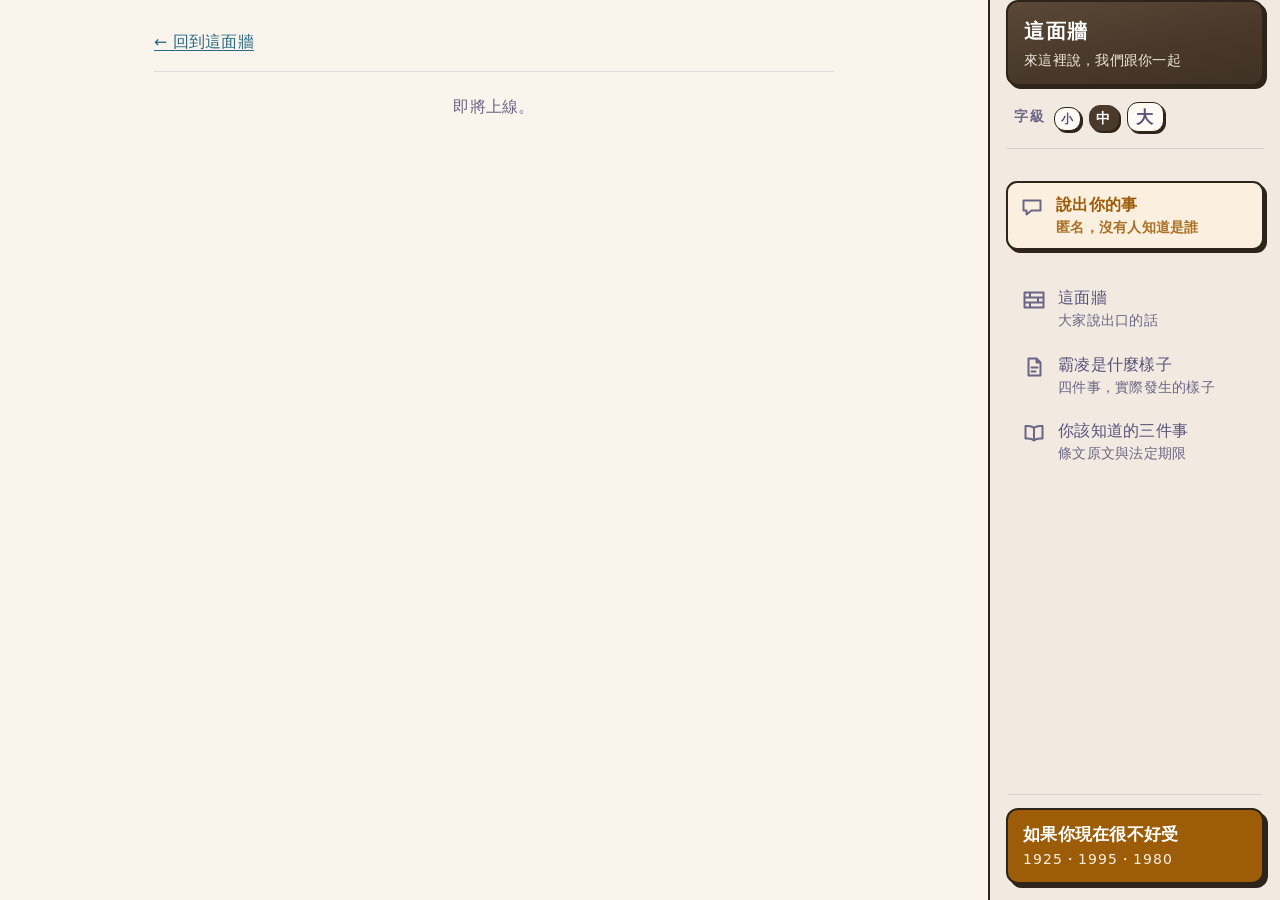
<file: show.html>
<!doctype html>
<html lang="zh-Hant">
<head>
<meta charset="utf-8">
<meta name="viewport" content="width=device-width, initial-scale=1">
<title>關於這個計畫</title>
<meta name="description" content="—">
<!-- CSP 用 meta 而不是只靠 _headers：_headers 是 Cloudflare Pages 專用，
     GitHub Pages 完全不讀它（實測線上 404），CSP 因此不會生效。
     meta 版換到任何靜態主機都有效，兩者並存不衝突。 -->
<meta http-equiv="Content-Security-Policy" content="default-src 'self'; img-src 'self' data: blob:; style-src 'self' 'unsafe-inline'; script-src 'self'; connect-src 'self' https://xppcelhclohxdkzwijbm.supabase.co; font-src 'self'; base-uri 'self'; form-action 'self'">
<link rel="stylesheet" href="styles.css?v=dcc0fc10">
</head>
<body class="shell-layout">


<div class="shell-main">
  <header class="site-mark">
    <p class="hint"><a href="index.html">← 回到這面牆</a></p>
    <h1>關於這個計畫</h1>
  </header>

  <main class="page-body">
    <p class="hint">即將上線。</p>
  </main>

</div>

<div data-shell></div>

<dialog class="help-dialog" data-help-dialog aria-labelledby="help-dlg-h">
  <h2 id="help-dlg-h">如果你現在很不好受</h2>
  <p class="hint" data-help-why></p>
  <ul class="help-lines">
    <li><a href="tel:1925">衛福部安心專線 1925</a></li>
    <li><a href="tel:1995">生命線 1995</a></li>
    <li><a href="tel:1980">張老師專線 1980</a></li>
  </ul>
  <p class="hint">24 小時，免付費。你不需要準備好才打。</p>
  <button type="button" data-help-close>我知道了</button>
</dialog>

<script src="js/config.js?v=dcc0fc10"></script>
<script src="content.js?v=dcc0fc10"></script>
<script src="js/prefs.js?v=dcc0fc10"></script>
<script src="js/schema.js?v=dcc0fc10"></script>
<script src="js/keywords.js?v=dcc0fc10"></script>
<script src="js/data-provider.js?v=dcc0fc10"></script>
<script src="js/supabase-provider.js?v=dcc0fc10"></script>
<script src="js/content-merge.js?v=dcc0fc10"></script>
<script src="js/pages.js?v=dcc0fc10"></script>
<script src="js/guard.js?v=dcc0fc10"></script>
<script src="js/triage.js?v=dcc0fc10"></script>
<script src="js/shell.js?v=dcc0fc10"></script>
<script src="js/wall.js?v=dcc0fc10"></script>
<script src="js/warmth-notice.js?v=dcc0fc10"></script>
<script src="js/share.js?v=dcc0fc10"></script>
<script src="js/app.js?v=dcc0fc10"></script>
</body>
</html>
</file>
<file: styles.css>
/* styles.css — 全站單檔樣式，token 化。
 *
 * 視覺主張（2026-08-21 修正）：「這面牆」是一面**日光下的暖牆**，不是暗牆。
 *   2026-08-20 那版把舞台做成暗牆，Lee 實機看過後的判斷是「太灰暗」——
 *   一個要人願意開口的地方不該讓人覺得走進地下室。舞台改成暖奶油，
 *   留言是貼在牆上的紙，靠陰影與左緣豎線浮起來，不靠明暗對打。
 *   每張紙左緣有一道豎線：金＝還沒有人回應，松青＝已經有人回應了。
 *
 * 色票基底：Rosé Pine Dawn（MIT, github.com/rose-pine/palette）的 base/surface/
 *   overlay/text 直接沿用；強調色沿用它的色相但加深到 WCAG AA
 *   （原始的 gold/love/foam/iris 當文字全部不到 4.5:1，見 :root 註解）。
 *
 * ⛔ 改配色前先跑 node scripts/a11y-probe.js。所有承載文字的組合都算過（見 :root 註解）。
 * ⛔ 零外部資源：無 CDN、無 webfont、無外部圖。字型只用系統字型堆疊（CSP default-src self）。
 */

/* ============================================================
 * 1. 設計代幣
 * ========================================================== */
:root {
  color-scheme: light;
  /* --- 墨與紙：Rosé Pine Dawn。暖奶油，不是灰、更不是暗。 --- */
  --ink:         #575279;   /* Dawn text。紙上 6.66:1／卡上 7.00:1 */
  --ink-soft:    #6b6685;   /* Dawn subtle 加深（原 #797593 只有 4.02）。紙上 4.98:1 */
  --paper:       #faf4ed;   /* Dawn base */
  --card:        #fffaf3;   /* Dawn surface */
  --msg-paper:   #fffaf3;
  --line:        rgba(87, 82, 121, 0.16);
  --line-strong: rgba(87, 82, 121, 0.30);

  /* --- 金：主色。沿用 Dawn gold 的色相，加深到承白字 5.32:1。
   *     ⛔ 不可直接用 Dawn 原色 #ea9d34——承白字只有 2.24:1、當文字只有 2.05:1。
   *     它現在叫 --warm-tint，只做裝飾。 --- */
  --warm:        #9c5c08;   /* 承白字 5.32:1／當文字紙上 4.87:1，兩用皆合格 */
  --warm-text:   #9c5c08;
  --warm-tint:   #ea9d34;   /* Dawn gold。只做邊框與裝飾，永不承載文字 */
  --warm-soft:   #f7dcae;
  --warm-wash:   #fbf0df;

  /* --- 松青：溫暖／已經被回應。取代原本的綠，理由是綠在這組暖色裡會顯髒。 --- */
  --calm:        #56949f;   /* Dawn foam。只做淺底與邊框，永不承載文字 */
  --calm-ink:    #286983;   /* Dawn pine。紙上 5.59:1／卡上 5.88:1／承白字 6.11:1 */
  --calm-text:   #286983;
  --calm-wash:   #e4eef0;

  /* --- 資訊、法律、焦點 --- */
  --focus:       #286983;   /* 承白字 6.11:1 */
  --link:        #286983;   /* 紙上 5.59:1 */
  --ring:        #286983;

  /* --- 牆面：日光下的暖牆。⛔ 不要再做成暗牆（2026-08-20 試過，Lee 否決）。 --- */
  --stage:       #f2e9e1;   /* Dawn overlay */
  --stage-0:     rgba(242, 233, 225, 0);
  --stage-seam:  rgba(87, 82, 121, 0.055);
  --stage-glow:  rgba(234, 157, 52, 0.20);
  --stage-edge:  #e4d9cf;

  /* --- 留言卡左緣豎線：狀態即顏色（對卡片底皆 > 3:1，WCAG 1.4.11） --- */
  --rule-waiting:  #9c5c08;   /* 卡上 5.12:1 */
  --rule-answered: #286983;   /* 卡上 5.88:1 */

  /* --- 草稿標記 --- */
  --draft-bg:    #f7dcae;
  --draft-ink:   #4a3a1c;

  /* --- 分頁主色（2026-08-25 新增）---
   * ⛔ 這兩個色代表「你在哪一頁」，不代表任何狀態。
   *    首頁教會使用者「金＝還沒有人回應／松青＝已經有人回應」；分頁主色一旦跑到
   *    牆上或任何可點元素的字色上，那條規則就會退化成裝飾。
   *    准許位置只有三處：面板當前項左緣、h1 左緣、h2 章節橫條。閘門 G27 在守。
   * 對比（紙 #faf4ed／卡 #fffaf3／面板 #f2e9e1／承白字）：
   *   --case-ink 5.90／6.20／5.37／6.44
   *   --mine-ink 5.62／5.91／5.12／6.14
   * 兩者都是 Rosé Pine Dawn 的色相加深而來（原色 love 3.84、iris 3.47 皆不到 AA）。 */
  --case-ink:    #8c4a5f;   /* cases.html */
  --mine-ink:    #6a5a86;   /* mine.html */

  /* --- 面板底：與 --stage 同值，不新增色相 ---
   * ⛔ --warm 放在它上面只有 4.44:1，不過 AA。面板裡的橘字一律要先坐上
   *    --card(5.12) 或 --warm-wash(4.72)。 */
  --panel:       #f2e9e1;

  /* --- 實色識別帶（面板頁首、跳至主內容、當前字級）---
   * ⛔ 不可用 --ink(#575279)：它當文字沒問題，攤成一大片實色會看出紫調，
   *    跟整站的暖奶油不同調（2026-08-31 實際做出來才看見）。
   *    這個深棕是 --warm(#9c5c08) 的同族暗色，白字 10.87:1。 */
  --band:        #4a3a2c;
  /* 帶子上的次要文字。⛔ 用實色不用 rgba(255,255,255,.8)：
   * 半透明疊色算不出可稽核的比值。--band 上 8.87:1。 */
  --panel-onink: #efe7dd;

  /* --- 求助鈕第二行的號碼：在 --warm 上 4.77:1 ---
   * ⛔ 不可改成 rgba(255,255,255,.9)——半透明疊色算不出可稽核的比值。 */
  --help-num:    #fdf1e0;

  /* --- 留白：六級，全站只用這六個值 ---
   * 節與節 64、子節 24、段落 16。取值以外的間距一律視為違規。 */
  --sp-1: 8px;
  --sp-2: 12px;
  --sp-3: 16px;
  --sp-4: 24px;
  --sp-5: 32px;
  --sp-6: 64px;

  /* --- 字階：五級離散值（17px 基準 ＝ 34／22／17／15／13.6px）---
   * ⛔ 分頁不再用 clamp()：連續值量不出「這是第幾級」，也就沒有階可言。
   *    首頁的彈幕相關字級不吃這一組（那裡的尺寸由軌道高度反推）。 */
  --fs-1: 2rem;
  --fs-2: 1.3rem;
  --fs-3: 1rem;
  --fs-4: 0.88rem;
  --fs-5: 0.8rem;

  /* --- 形狀、節奏、陰影 --- */
  --radius:      12px;
  --radius-sm:   7px;
  --radius-pill: 999px;
  --gap:         clamp(16px, 3vw, 32px);
  --measure:     68ch;
  --shadow-1:    0 1px 2px rgba(87, 82, 121, 0.08);
  --shadow-2:    0 1px 2px rgba(87, 82, 121, 0.10), 0 8px 18px -12px rgba(87, 82, 121, 0.34);
  --shadow-3:    0 2px 5px rgba(87, 82, 121, 0.14), 0 18px 34px -16px rgba(87, 82, 121, 0.44);
  --shadow-up:   0 -12px 24px -20px rgba(87, 82, 121, 0.40);
}

/* 深色模式：把「暖」保住，只換明度關係。
 * 2026-08-19 設計系統盤點出的兩個缺口（--focus 連結 2.49:1、--calm-ink 溫暖字樣 3.07:1）
 * 在這裡修掉——作法是把「當底色的實色」與「當字色的顏色」拆成兩個代幣：
 *   --focus / --calm-ink   永遠是實色底（承白字），兩個主題同值；
 *   --link / --calm-text   是字色，深色模式改亮。 */
/* ⛔ 這個站不跟隨系統深色模式，一律走亮色。
 *
 * 裁定 2026-08-21（Lee）：暗色版本連續三次被判「太灰暗」——
 * 近黑 #0d0b09、紫黑 #191724、暖棕 #1c1512 都一樣。
 * 結論不是「再調一次深色」，是這類網站根本不該有深色版：
 * 一個要人願意開口的地方，不該讓人覺得是在半夜獨自打開它。
 *
 * 原本的深色代幣區塊（約 30 行）已移除，需要時從 git 取回：
 *   git show 94bb1a9:website/styles.css
 *
 * :root 的 color-scheme: light 是必要的——沒有它，系統深色模式下
 * 表單元件（textarea、input、捲軸）仍會被瀏覽器畫成深色，與頁面打架。
 */


/* ============================================================
 * 2. 基礎與字階
 * ========================================================== */
* { box-sizing: border-box; }

html { -webkit-text-size-adjust: 100%; }
/* font-size 見檔尾「無障礙工具列」一節：基準掛在 html 才切得動 */

body {
  margin: 0;
  padding: 0 var(--gap) 64px;
  background: var(--paper);
  color: var(--ink);
  font-family: "Noto Sans TC", "PingFang TC", "Microsoft JhengHei", system-ui, sans-serif;
  font-size: 1rem;
  line-height: 1.75;
  /* 中文在螢幕上稍微鬆開字距比較好讀，也讓整體慢下來——這個網站不該讀起來很急 */
  letter-spacing: 0.015em;
}

main, header, footer { max-width: var(--measure); margin-inline: auto; }

/* 層次靠字重、字距、留白拉開，不靠再多加一種顏色 */
h1, h2, h3 { line-height: 1.3; letter-spacing: 0.005em; font-weight: 700; }
h1 { font-size: clamp(1.6rem, 5vw, 2.4rem); margin: 0 0 0.4em; }
h2 { font-size: clamp(1.2rem, 3.2vw, 1.5rem); margin-top: 2.2em; }
h3 { font-size: 1.06rem; margin: 0 0 0.4em; letter-spacing: 0.02em; }

.tagline { font-size: 1.08em; color: var(--ink-soft); max-width: 34ch; }
.alias-line { color: var(--ink-soft); font-size: 0.95em; }
.hint { color: var(--ink-soft); font-size: 0.92em; }

a { color: var(--link); text-underline-offset: 3px; }
a:focus-visible,
button:focus-visible,
input:focus-visible,
textarea:focus-visible,
[tabindex]:focus-visible {
  outline: 3px solid var(--ring);
  outline-offset: 2px;
}

/* ============================================================
 * 3. 按鈕
 * ========================================================== */
button {
  padding: 10px 20px;
  border: 0;
  border-radius: var(--radius-sm);
  background: var(--warm);
  color: #fff;
  font: inherit;
  font-weight: 600;
  letter-spacing: 0.04em;
  cursor: pointer;
  transition: background-color 0.14s ease, box-shadow 0.14s ease;
}
button:hover { background: var(--warm-text); }
/* 次要鈕仍靠 DOM 順序決定（沿用既有結構，沒有新增 class）。
 * ⚠️ 這條的 margin-left 會誤傷所有「相鄰按鈕」，包括彈幕卡上的五顆鼓勵鈕
 * （每顆多吃 8px，五顆就是 32px，正好是計數變兩位數時被裁掉的那一截）
 * 與工具列，所以下面兩處把它歸零。 */
button + button { margin-left: 8px; background: var(--ink-soft); }
button + button:hover { background: var(--ink); }
.msg-reactions button + button,
.wall-toolbar button + button { margin-left: 0; }
/* 停用態原本完全沒有樣式，看起來跟可按的鈕一模一樣 */
button:disabled,
button:disabled:hover {
  background: var(--line-strong);
  color: var(--ink-soft);
  cursor: not-allowed;
  box-shadow: none;
}

/* ============================================================
 * 4. 橫幅與通知
 * ========================================================== */
.demo-notice {
  margin: 0 calc(var(--gap) * -1);
  padding: 11px var(--gap);
  background: var(--warm-soft);
  color: #3a2b1d;                 /* 8.74:1 */
  font-size: 0.92em;
  border-bottom: 1px solid rgba(58, 43, 29, 0.18);
}



/* 通知列承載白字，用深綠（--calm 只做淺色底與邊框） */
.notice {
  background: var(--calm-ink);
  color: #fff;                    /* 5.42:1 */
  border-radius: var(--radius-sm);
  padding: 11px 15px;
  font-size: 0.92em;
  box-shadow: var(--shadow-1);
}

/* 草稿標記：改成實色塊＋深字。原本是亮黃斜紋配 --ink，
 * 深色模式下字翻白、斜紋還是亮黃，整段讀不到（2026-08-19 設計系統盤點第 4 項）。 */
.draft-badge {
  display: block;
  background: var(--draft-bg);
  color: var(--draft-ink);
  border: 0;
  border-left: 4px solid var(--warm);
  border-radius: 0 var(--radius-sm) var(--radius-sm) 0;
  padding: 10px 14px;
  font-size: 0.9em;
}

/* ============================================================
 * 5. 外框（shell）：桌機＝左主區＋右常駐面板；手機＝主區滿版＋底部 tab bar
 * 面板常駐是裁定（2026-08-19 Q8）——收起來就變成選單，不叫面板了。
 * ========================================================== */
.sr-only {
  position: absolute;
  width: 1px; height: 1px;
  padding: 0; margin: -1px;
  overflow: hidden;
  clip-path: inset(50%);
  white-space: nowrap;
}

/* 明確排出三列，兩條橫幅各佔一列。
 * 原本只宣告 "main panel" 一列：橫幅用 grid-column: 1/-1 佔掉自動產生的第二列，
 * 面板的外層 <div data-shell> 於是被自動排到第三列第一欄——
 * 桌機版的「常駐右側面板」其實掉到牆的下面，右邊那 280px 是空的。
 * 這是實測 getBoundingClientRect 抓到的（面板 top=807.9、left=0、width=984.8）。 */
body.shell-layout {
  padding: 0;
  min-height: 100vh;
  display: grid;
  grid-template-columns: 1fr var(--panel-w, 292px);
  grid-template-rows: auto auto minmax(0, 1fr);
  grid-template-areas:
    "simnotice  simnotice"
    "demonotice demonotice"
    "main       panel";
}
body.shell-layout .sim-notice  { grid-area: simnotice;  margin: 0; }
body.shell-layout .demo-notice { grid-area: demonotice; margin: 0; }
body.shell-layout > [data-shell] { grid-area: panel; min-width: 0; }

.shell-main {
  grid-area: main;
  min-width: 0;              /* 沒有這行，彈幕舞台會把格線撐爆 */
  display: flex;
  flex-direction: column;
  padding: 0 var(--gap);
}

/* 主區內的區塊不再套 --measure 置中：彈幕要滿版才有衝擊力 */
body.shell-layout .shell-main > * { max-width: none; margin-inline: 0; }

/* <main> 原本是 block，彈性鏈在這裡斷掉——.wall-region 的 flex:1 對一個 block 父層無效，
 * 所以舞台高度以前只能靠 min-height: 52vh 硬撐。把 <main> 接回彈性鏈，
 * 舞台才會真的吃掉剩下的高度（也才不用寫死 vh）。 */
body.shell-layout .shell-main > main {
  flex: 1 1 auto;
  display: flex;
  flex-direction: column;
  min-height: 0;
}

/* ---- 右側面板：四段式垂直軌 ----
 * 由上到下＝識別 → 動作 → 去處 → 求助。四段的視覺重量刻意不相等：
 * 只有「說出你的事」有外框、只有求助鈕是實色，其餘是安靜的目錄項。
 *
 * ⛔ 面板底是 --panel(#f2e9e1)，--warm(#9c5c08) 放在它上面只有 4.44:1，不過 AA。
 *    面板裡任何橘字都必須先坐上一塊淺底（--card 5.12／--warm-wash 4.72）才合格。
 *    改面板配色前先跑 node scripts/a11y-probe.js，並自己算一次比值。
 */
.shell-panel {
  position: sticky;
  top: 0;
  align-self: start;
  height: 100vh;
  display: flex;
  flex-direction: column;
  padding: var(--sp-4) var(--sp-3) var(--sp-3);
  background: var(--panel);
  border-left: 1px solid var(--line);
  /* 項目多到超過一個畫面時要捲得動，否則求助鈕會被擠出視窗外 */
  overflow-y: auto;
}

/* ---- 段一：識別 ----
 * 全站唯一常駐的元件，理當承載站名。分頁的頁首因此不必再重複一次站名。 */
.shell-brand {
  padding: 0 var(--sp-1) var(--sp-3);
  border-bottom: 1px solid var(--line);
}
.shell-brand-name {
  margin: 0;
  display: flex;
  align-items: center;
  gap: 10px;
  font-size: 20px;
  font-weight: 700;
  line-height: 1.3;
  letter-spacing: 0.08em;
  color: var(--ink);              /* --panel 上 6.07:1 */
}
/* 站名前的豎線＝整站的識別記號，跟留言卡左緣是同一個語彙 */
.shell-brand-name::before {
  content: "";
  flex: 0 0 auto;
  width: 5px;
  height: 1.05em;
  border-radius: 2px;
  background: var(--warm);        /* 色條非文字，--panel 上 4.44:1 ≥ 3 */
}
.shell-brand-tag {
  margin: 6px 0 0;
  font-size: 0.85em;
  line-height: 1.5;
  color: var(--ink-soft);         /* --panel 上 4.53:1，過但貼線，⛔ 不可再調淺 */
}

.shell-panel ul {
  list-style: none;
  margin: 0;
  padding: 0;
  display: flex;
  flex-direction: column;
  gap: 2px;
}

/* ---- 段二：動作 ----
 * 「說出你的事」是動作不是去處，所以它是面板上唯一的外框鈕。
 * ⛔ 底色不可拿掉：--warm-text 直接放在面板底上只有 4.44:1，
 *    是這塊 --warm-wash(4.72:1) 把它撐過 AA 的。 */
.shell-nav-li--action { margin: var(--sp-3) 0 var(--sp-4); }
/* ⛔ 這幾條必須比 .shell-nav-item 更高權重（多掛一層 .shell-panel）。
 *    兩者同為 0,1,0 時後定義的贏，而基底 .shell-nav-item 寫在下面一段——
 *    外框與底色會被 border:0 / background:transparent 靜默吃掉，
 *    畫面上看起來就是「外框鈕沒有外框」，而且不會有任何錯誤。 */
.shell-panel .shell-nav-item--action {
  border: 1px solid var(--warm);
  border-radius: var(--radius-sm);
  background: var(--warm-wash);
  color: var(--warm-text);        /* --warm-wash 上 4.72:1 */
  font-weight: 700;
}
.shell-panel .shell-nav-item--action .shell-nav-note { color: var(--warm-text); opacity: 0.85; }
.shell-panel .shell-nav-item--action:hover { background: var(--card); }   /* --card 上 5.12:1 */

/* ---- 段三：去處 ----
 * 每一項＝24px 圖標 ＋ 標籤 ＋ 一行說明。有了說明行，這一列就不再讀成按鈕。 */
.shell-nav-item {
  display: grid;
  grid-template-columns: 24px 1fr;
  align-items: start;
  gap: 0 12px;
  width: 100%;
  text-align: left;
  padding: 10px 12px;
  border: 0;
  border-left: 4px solid transparent;
  border-radius: 0 var(--radius-sm) var(--radius-sm) 0;
  background: transparent;
  color: var(--ink);              /* --panel 上 6.07:1 */
  font: inherit;
  font-size: 1em;
  letter-spacing: inherit;
  text-decoration: none;
  cursor: pointer;
  /* ⛔ 只動 background-color 與 border-color：不做位移，面板每頁都在，
   *    常駐元件上的位移動畫會變成整站的抖動。 */
  transition: background-color 0.14s ease, border-color 0.14s ease;
}
.shell-nav-icon {
  grid-row: span 2;
  width: 24px;
  height: 24px;
  margin-top: 2px;
  color: var(--ink-soft);         /* 線稿非文字，--panel 上 4.53:1 ≥ 3 */
}
.shell-nav-label { display: block; font-size: 0.97em; line-height: 1.45; }
.shell-nav-note {
  display: block;
  margin-top: 1px;
  font-size: 0.8em;
  line-height: 1.45;
  color: var(--ink-soft);         /* --panel 上 4.53:1 */
}
/* 桌機用完整標籤，手機用 short——同一份 DOM，兩種長度 */
.shell-nav-item .nav-short { display: none; }

.shell-nav-item:hover { background: var(--warm-wash); }

/* 當前項＝整列換成白卡＋左緣 4px 該頁主色。
 * ⛔ 白卡不是裝飾，是對比的必要條件：橘字只有坐在 --card 上才有 5.12:1。 */
.shell-nav-item[aria-current="page"] {
  background: var(--card);
  border-left-color: var(--warm);
  box-shadow: var(--shadow-1);
}
.shell-nav-item[aria-current="page"] .shell-nav-label {
  color: var(--warm-text);        /* --card 上 5.12:1 */
  font-weight: 700;
}
.shell-nav-item[aria-current="page"] .shell-nav-icon { color: var(--warm-text); }
/* 分頁主色的准許位置之一：面板當前項左緣（其餘兩處＝h1 左緣、h2 章節橫條）。
 * ⛔ 只准出現在 border-left-color，不得成為任何可點元素的前景色（閘門 G27 在守）。 */
.shell-nav-item[data-nav-id="cases"][aria-current="page"] { border-left-color: var(--case-ink); }
.shell-nav-item[data-nav-id="law"][aria-current="page"]   { border-left-color: var(--calm-ink); }

/* ---- 段四：求助 ----
 * 釘在面板底部並與導覽拉開距離——它不是「其中一個去處」。
 * 整個面板只有它是實色，視覺份量刻意最重。 */
.shell-help {
  position: relative;
  margin-top: auto;
  display: flex;
  align-items: center;
  gap: 10px;
  width: 100%;
  background: var(--warm);
  color: #fff;                    /* --warm 上 5.32:1 */
  border: 0;
  border-radius: var(--radius-sm);
  padding: 13px 15px;
  font: inherit;
  font-weight: 700;
  text-align: left;
  line-height: 1.4;
  letter-spacing: inherit;
  cursor: pointer;
  box-shadow: var(--shadow-1);
  transition: box-shadow 0.14s ease;
}
.shell-help::before {
  content: "";
  position: absolute;
  left: 0; right: 0; top: calc(var(--sp-3) * -1);
  border-top: 1px solid var(--line);
}
.shell-help:hover { box-shadow: var(--shadow-2); }
.shell-help-text { display: block; }
.shell-help-t { display: block; }
/* 號碼印在鈕上，不必先點開對話框才看得到（Kids Helpline 的做法）。
 * ⛔ 用實色 --help-num 而不是 rgba(255,255,255,.9)：半透明白算不出可稽核的比值。 */
.shell-help-n {
  display: block;
  margin-top: 3px;
  font-size: 0.82em;
  font-weight: 400;
  letter-spacing: 0.08em;
  font-variant-numeric: tabular-nums;
  color: var(--help-num);         /* --warm 上 4.77:1 */
}
/* 桌機不用圖標——鈕上已經有兩行字。圖標是給手機圓鈕用的。 */
.shell-help-icon { display: none; }

/* ============================================================
 * 6. 首屏：站名、規模、身分分流
 * ========================================================== */
.site-mark {
  padding: 10px 0 8px;
  display: flex;
  flex-wrap: wrap;
  align-items: baseline;
  gap: 2px 14px;
  border-bottom: 1px solid var(--line);
  margin-bottom: 8px;
}
/* 站名前面那道橘色豎線＝整個網站的識別記號，跟留言卡左緣是同一個語彙 */
.site-mark h1 {
  font-size: clamp(1.2rem, 2.1vw, 1.6rem);
  margin: 0;
  letter-spacing: 0.06em;
  display: inline-flex;
  align-items: center;
  gap: 10px;
}
.site-mark h1::before {
  content: "";
  width: 5px;
  height: 1.05em;
  background: var(--warm);
  border-radius: 2px;
}
.site-mark .tagline {
  margin: 0;
  font-size: 1em;
  max-width: none;
  color: var(--warm-text);        /* 紙上 5.47:1。標語是橘的——這是這個站對你的承諾 */
  font-weight: 600;
}
.site-mark .wall-scale { margin: 0; flex-basis: 100%; }
.site-mark .triage { flex-basis: 100%; margin: 6px 0 0; }
.site-mark .alias-line { flex-basis: 100%; margin: 3px 0 0; font-size: 0.82em; line-height: 1.4; }

/* 首屏數字：規模本身就是論述 */
.wall-scale {
  margin: 0 0 8px;
  font-size: 0.92em;
  line-height: 1.3;
  color: var(--ink-soft);
}
/* 數字放大但把行高鎖成 1——不鎖的話這一行光行框就吃掉 46px，
 * 那是從彈幕舞台身上偷走的高度（桌機一條軌道 108px）。 */
.wall-scale strong {
  font-variant-numeric: tabular-nums;
  font-size: 1.6em;
  line-height: 1;
  font-weight: 700;
  color: var(--warm-text);
  letter-spacing: -0.01em;
  margin-right: 1px;
}

/* ---- 首屏分流（版型 C）----
 * 四個國際反霸凌網站的共同做法：一進站先問「你是誰、你要幹嘛」。
 * 三張卡的視覺份量刻意不相等：「我被霸凌」是這個站存在的理由，
 * 所以它是唯一的實色卡；另外兩條走「卡片＋左緣色條」的次級樣式。
 * 顏色沿用全站語彙：橘＝正在受苦的人、綠＝給溫暖的人、藍＝資訊與法律。 */
.triage {
  list-style: none;
  margin: 0 0 8px;
  padding: 0;
  display: grid;
  gap: 10px;
  /* min() 讓窄螢幕也能排成兩欄——三條路各佔一整列會把首屏推掉 60px，
   * 那 60px 是彈幕舞台的半條軌道以上。 */
  grid-template-columns: repeat(auto-fit, minmax(min(100%, 150px), 1fr));
}
.triage-item {
  display: block;
  width: 100%;
  text-align: left;
  border: 1px solid var(--line);
  border-left: 4px solid var(--line-strong);
  border-radius: 0 var(--radius-sm) var(--radius-sm) 0;
  background: var(--card);
  padding: 8px 13px;
  font: inherit;
  cursor: pointer;
  text-decoration: none;
  box-shadow: var(--shadow-1);
  transition: box-shadow 0.14s ease, background-color 0.14s ease, border-color 0.14s ease;
}
.triage-item .t-label { display: block; font-size: 1em; font-weight: 700; letter-spacing: 0.04em; line-height: 1.35; }
.triage-item .t-note  { display: block; font-size: 0.82em; margin-top: 1px; line-height: 1.4; }

.triage-victim {
  background: var(--warm);
  border-color: var(--warm);
  border-left-color: var(--warm-text);
  box-shadow: 0 2px 6px rgba(180, 83, 9, 0.3);
}
.triage-victim .t-label { color: #fff; }      /* 5.02:1 */
.triage-victim .t-note  { color: #fff6ec; }   /* 4.70:1 */
.triage-victim:hover { background: var(--warm-text); border-color: var(--warm-text); }

.triage-bystander { border-left-color: var(--calm-ink); }
.triage-bystander .t-label { color: var(--ink); }
.triage-bystander .t-note  { color: var(--ink-soft); }
.triage-bystander:hover { background: var(--calm-wash); }

.triage-learn { border-left-color: var(--focus); }
.triage-learn .t-label { color: var(--ink); }
.triage-learn .t-note  { color: var(--ink-soft); }
.triage-learn:hover { background: var(--card); }

.triage-item:hover { box-shadow: var(--shadow-2); }

/* ============================================================
 * 7. 留言牆
 * ========================================================== */
.wall-region { flex: 1 1 auto; display: flex; flex-direction: column; min-height: 0; }

/* ---- 檢視切換：做成安靜的分段控制，選取態用墨色不用藍色方塊 ---- */
.wall-toolbar {
  display: flex;
  flex-wrap: wrap;
  align-items: center;
  gap: 6px;
  margin-bottom: 8px;
}
.wall-toolbar button {
  background: transparent;
  color: var(--ink-soft);
  border: 1px solid var(--line);
  border-radius: var(--radius-pill);
  padding: 5px 14px;
  font-size: 0.86em;
  font-weight: 600;
  letter-spacing: 0.05em;
}
.wall-toolbar button:hover { background: var(--warm-wash); color: var(--ink); border-color: var(--line-strong); }
.wall-toolbar button[aria-pressed="true"] {
  background: var(--ink);
  color: var(--paper);            /* 14.16:1 */
  border-color: var(--ink);
}
.wall-toolbar button[aria-pressed="true"]:hover { background: var(--ink); color: var(--paper); }
.wall-toolbar .wall-status { margin-left: auto; }
.wall-status { color: var(--ink-soft); font-size: 0.86em; }

/* ---- 舞台＝一面牆 ----
 * 磚縫是兩層 repeating-linear-gradient（約 5% 不透明度），不是圖檔——
 * CSP 是 default-src self，而且外部圖片一律禁止。
 * 底部那圈暖光讓暗牆不會讀成「空的黑盒子」。 */
.wall-stage {
  position: relative;
  overflow: hidden;
  display: block;
  min-height: 320px;
  height: 60vh;
  border: 1px solid var(--stage-edge);
  border-radius: var(--radius);
  background-color: var(--stage);
  background-image:
    radial-gradient(150% 96% at 50% 116%, var(--stage-glow), transparent 62%),
    repeating-linear-gradient(90deg, var(--stage-seam) 0 1px, transparent 1px 132px),
    repeating-linear-gradient(180deg, var(--stage-seam) 0 1px, transparent 1px 48px);
  box-shadow:
    inset 0 1px 0 rgba(255, 246, 233, 0.06),
    inset 0 26px 44px -34px #000,
    inset 0 -44px 66px -54px #000;
  touch-action: none;
}
.wall-stage[data-mode="board"] { cursor: grab; }
.wall-stage.grabbing { cursor: grabbing; }

/* 左右兩道漸層，讓留言是「從牆裡浮出來、又沉回去」，不是撞到硬邊界就消失。
 * 用 ::before/::after 疊一層靜態塗色，而不是對舞台上 mask——
 * mask 會把整棵移動中的子樹拉進同一個合成層，200 則的幀率就沒了。 */
.wall-frame::before,
.wall-frame::after {
  content: "";
  position: absolute;
  top: 0;
  bottom: 0;
  /* ⛔ 這個寬度要跟卡片寬度成比例，不是隨便給個小數字。
   * 原本 clamp(16px, 3.5%, 44px) 最多 44px，但卡片有 580px 寬——
   * 一張卡在邊界有 500px 是硬切的，切在鼓勵鈕中間，看起來像渲染壞掉
   * 而不是「彈幕流出畫面」（2026-08-24 第一次真的看到畫面才發現）。 */
  width: clamp(72px, 16%, 200px);
  pointer-events: none;
  z-index: 3;
}
.wall-frame::before { left: 0;  background: linear-gradient(90deg, var(--stage), var(--stage-0)); }
.wall-frame::after  { right: 0; background: linear-gradient(270deg, var(--stage), var(--stage-0)); }

/* 首頁的舞台吃掉主區剩下的所有高度：牆是主體，其他東西讓位。
 * min-height 用 px 不用 vh——1280x720 下要保住 3 條軌道（軌道高 = 卡片高 98 + 10 = 108px，
 * 實測舞台 374px 剛好三條）。 */
.wall-region .wall-stage { flex: 1 1 auto; height: auto; min-height: 320px; }

.wall-plane {
  position: absolute;
  inset: 0;
  transform-origin: 0 0;
  will-change: transform;
}

/* ---- 留言卡＝牆上被照亮的一張紙 ----
 * ⛔ 不要加 transition: transform / margin / filter 之類會觸發 layout 或
 *    per-frame 合成成本的東西。彈幕靠 translate3d 移動，200 則要維持 FPS >= 30。
 * 左緣豎線是狀態：橘＝還在等一句話，綠＝已經有人回應了。整面牆掃一眼就知道哪些被接住了。 */
.msg-card {
  position: absolute;
  top: 0;
  left: 0;
  /* 580px 是為了讓五顆帶字的鼓勵鈕排成「一行」。300px 時它們折成三排，
   * 卡片高度暴增，軌道數直接砍到 1 軌。 */
  width: min(580px, 88vw);
  padding: 9px 14px 8px;
  border: 1px solid var(--line);
  border-left: 3px solid var(--rule-waiting);
  border-radius: 2px var(--radius-sm) var(--radius-sm) 2px;
  background: var(--msg-paper);
  box-shadow: var(--shadow-2);
  will-change: transform;
  transition: box-shadow 0.15s ease, border-color 0.2s ease;
}
/* :has() 不支援的瀏覽器只是維持橘色豎線，不會壞掉 */
.msg-card:has(.msg-warmth.has-warmth) { border-left-color: var(--rule-answered); }

.msg-card.paused,
.msg-card:focus-within {
  box-shadow: var(--shadow-3);
  z-index: 2;
}

.msg-body {
  margin: 0;
  font-size: 0.95em;
  line-height: 1.5;
  letter-spacing: 0.02em;
  color: var(--ink);
}
/* 出處併進溫暖那一行，省一整行高度（一行 ≈ 23px，乘以軌道數很有感） */
.msg-attribution { display: none; }

/* 收到的溫暖：0 的時候是邀請，不是分數（裁定 2026-08-18） */
.msg-warmth {
  margin: 4px 0 0;
  font-size: 0.73em;
  line-height: 1.35;
  letter-spacing: 0.02em;
  color: var(--ink-soft);
}
.msg-warmth.has-warmth { color: var(--calm-text); font-weight: 700; }

/* 出處標記：跟在溫暖那一行尾端。⛔ 不可移除——牆上必須看得出哪些不是真人投稿。 */
.msg-source { margin-left: 6px; opacity: 0.8; font-weight: 400; font-style: normal; }

/* ⛔ 鼓勵字樣必須常駐可見。這是網站主軸——受害者說出來、其他人按鈕鼓勵他。
   藏在 hover 後面會讓整面牆只剩傷心話、看不到任何溫暖（G18 在守這件事）。 */
.msg-reactions {
  display: flex;
  flex-wrap: nowrap;
  overflow: hidden;
  gap: 5px;
  margin-top: 6px;
}

.msg-reaction {
  flex: 0 0 auto;
  background: var(--warm-wash);
  color: var(--ink);              /* 14.00:1 */
  border: 0;
  box-shadow: inset 0 0 0 1px var(--line);
  border-radius: var(--radius-pill);
  padding: 5px 10px;
  font-size: 0.78em;
  line-height: 1.4;
  font-weight: 600;
  letter-spacing: 0.03em;
  display: inline-flex;
  gap: 5px;
  align-items: center;
  cursor: pointer;
  transition: background-color 0.12s ease, box-shadow 0.12s ease, color 0.12s ease;
}
.msg-reaction .glyph { color: var(--warm-text); font-size: 1.05em; line-height: 1; }
.msg-reaction .label { white-space: nowrap; }
.msg-reaction:hover {
  background: var(--calm-wash);
  box-shadow: inset 0 0 0 1px var(--calm);
}
.msg-reaction:hover .glyph { color: var(--calm-text); }
.msg-reaction.given {
  background: var(--calm-ink);
  color: #fff;                    /* 5.42:1 */
  box-shadow: inset 0 0 0 1px var(--calm-ink);
}
.msg-reaction.given .glyph,
.msg-reaction.given:hover .glyph { color: #fff; }
.msg-reaction.given:hover { background: var(--calm-ink); box-shadow: inset 0 0 0 1px var(--calm-ink); }
.msg-reaction .count {
  font-variant-numeric: tabular-nums;
  color: inherit;
  opacity: 0.85;
  font-size: 0.92em;
}

.wall-tally {
  margin: 7px 0 0;
  font-size: 0.88em;
  line-height: 1.35;
  color: var(--calm-text);
  font-weight: 700;
  letter-spacing: 0.03em;
}
/* ⛔ 不要再把這行藏起來。2026-08-20 我為了壓縮高度把它 display:none，
   結果全站唯一「怎麼給鼓勵、怎麼讓卡片停住」的說明就消失了，沒有任何
   media query 會把它開回來。要省高度就縮字級，不要整行拿掉。 */
.wall-howto { margin: 2px 0 0; font-size: 0.82em; }

/* 舊的靜態版留言列表樣式（非彈幕頁面沿用） */
.reactions { list-style: none; padding: 0; display: flex; flex-wrap: wrap; gap: 10px; }
.reaction-chip {
  border: 1px solid var(--line);
  border-radius: var(--radius-pill);
  padding: 6px 14px;
  background: var(--card);
  font-size: 0.95em;
}

/* 一般表單（非彈幕頁） */
.compose textarea {
  width: 100%;
  padding: 12px;
  border: 1px solid var(--line-strong);
  border-radius: var(--radius-sm);
  background: var(--card);
  color: var(--ink);
  font: inherit;
  resize: vertical;
}
.compose label { display: block; font-size: 0.9em; color: var(--ink-soft); margin-bottom: 4px; }
.compose-foot { display: flex; align-items: center; justify-content: space-between; margin-top: 8px; }

/* ============================================================
 * 8. 底部常駐輸入列
 * 核心動作是「說出來」，藏進對話框會掉轉換（裁定 2026-08-19）。
 * ========================================================== */
.composer-bar {
  position: sticky;
  bottom: 0;
  z-index: 5;
  padding: 7px 0 9px;
  background: var(--paper);
  border-top: 1px solid var(--line);
  box-shadow: var(--shadow-up);
}
/* 輸入列不再單獨佔一行 label，改用 placeholder；label 留給輔助技術 */
.composer-bar .compose > label {
  position: absolute;
  width: 1px; height: 1px;
  overflow: hidden;
  clip-path: inset(50%);
}
.composer-row { display: flex; gap: 8px; align-items: flex-end; }
.composer-row textarea {
  flex: 1 1 auto;
  min-height: 38px;
  max-height: 30vh;
  padding: 7px 12px;
  border: 1px solid var(--line-strong);
  border-radius: var(--radius-sm);
  background: var(--card);
  color: var(--ink);
  font: inherit;
  line-height: 1.45;
  resize: vertical;
  transition: border-color 0.14s ease, box-shadow 0.14s ease;
}
.composer-row textarea:hover { border-color: var(--warm-tint); }
.composer-row textarea:focus {
  border-color: var(--warm);
  box-shadow: 0 0 0 3px rgba(180, 83, 9, 0.16);
}
.composer-row button { flex: 0 0 auto; align-self: stretch; padding: 8px 24px; line-height: 1.4; }
.composer-bar .hint { display: inline-block; margin-top: 2px; font-size: 0.8em; line-height: 1.4; }


/* ============================================================
 * 9. 求助資源
 * 「求助」在這個站永遠是最高對比、最實的那一塊。
 * ========================================================== */
#help { border-left: 4px solid var(--warm); padding-left: 16px; }
.help-lines { list-style: none; padding: 0; display: flex; flex-wrap: wrap; gap: 8px 20px; }

.help-dialog {
  max-width: 34rem;
  border: 0;
  border-left: 6px solid var(--warm);
  border-radius: 0 var(--radius) var(--radius) 0;
  background: var(--card);
  color: var(--ink);
  padding: 24px 26px;
  box-shadow: var(--shadow-3);
}
.help-dialog::backdrop { background: rgba(16, 13, 11, 0.62); }
.help-dialog h2 { margin-top: 0; letter-spacing: 0.04em; }
.help-dialog .help-lines { flex-direction: column; gap: 8px; font-size: 1.08em; margin: 14px 0; }
.help-dialog a { font-weight: 700; }

/* ============================================================
 * 10. 行銷層：法律三卡、訂閱、分享
 * ========================================================== */
.law-cards { display: grid; gap: 14px; grid-template-columns: repeat(auto-fit, minmax(220px, 1fr)); }
.law-card {
  background: var(--card);
  border: 1px solid var(--line);
  border-top: 3px solid var(--focus);
  border-radius: 0 0 var(--radius-sm) var(--radius-sm);
  padding: 16px 18px 18px;
  box-shadow: var(--shadow-1);
}
.law-card h3 { margin-top: 0; color: var(--ink); }

.subscribe { display: flex; flex-wrap: wrap; gap: 8px; align-items: end; }
.subscribe label { width: 100%; font-size: 0.9em; color: var(--ink-soft); }
.subscribe input {
  flex: 1 1 220px;
  padding: 10px 13px;
  border: 1px solid var(--line-strong);
  border-radius: var(--radius-sm);
  background: var(--card);
  color: var(--ink);
  font: inherit;
}

.shows { padding-left: 1.2em; }
.share-list { list-style: none; padding: 0; display: grid; gap: 10px; }
.share-item {
  display: flex;
  gap: 12px;
  align-items: center;
  justify-content: space-between;
  border: 1px solid var(--line);
  border-left: 3px solid var(--rule-answered);
  border-radius: 0 var(--radius-sm) var(--radius-sm) 0;
  padding: 13px 15px;
  background: var(--card);
  box-shadow: var(--shadow-1);
}
.share-item p { margin: 0; }
.share-item button { flex: 0 0 auto; }
.secondary-cta { display: inline-block; margin-top: 8px; }
.secondary-cta[aria-disabled="true"] { color: var(--ink-soft); text-decoration: line-through; }

/* 分頁本體：內文回到可讀寬度（只有彈幕牆需要滿版）。
 * 需要這條較高優先序的選擇器——上面的 `.shell-main > *` 把 max-width 全部解開了，
 * 結果法律頁的內文一行拉到 908px，長到讀不下去。 */
.page-body { max-width: var(--measure); }
body.shell-layout .shell-main .page-body { max-width: var(--measure); }
.page-body > * + * { margin-top: 1em; }
.page-footnote { margin-top: 28px; padding-top: 12px; border-top: 1px solid var(--line); }

/* ============================================================
 * 11. 後台
 * ========================================================== */
.admin { --measure: 100ch; }
.admin main { overflow-x: auto; }
.queue { width: 100%; border-collapse: collapse; }
.queue caption { text-align: left; color: var(--ink-soft); padding-bottom: 8px; }
.queue th, .queue td { border-bottom: 1px solid var(--line); padding: 10px 8px; text-align: left; vertical-align: top; }
.queue th { font-size: 0.86em; letter-spacing: 0.06em; color: var(--ink-soft); text-transform: none; }
.queue .body-cell { white-space: pre-wrap; }

.flag {
  display: inline-block;
  border-radius: var(--radius-pill);
  padding: 2px 10px;
  font-size: 0.8em;
  font-weight: 600;
  border: 1px solid var(--line);
  margin-right: 4px;
}
.flag-self_harm { background: var(--warm); color: #fff; border-color: var(--warm); }
.flag-masked { background: var(--warm-soft); color: #3a2b1d; border-color: var(--warm-soft); }
.flag-criminal { background: var(--focus); color: #fff; border-color: var(--focus); }
/* 自動審核攔下來的理由。刻意跟 flag 不同色：flag 是「這則留言有什麼特徵」，
   hold 是「機器不敢自己決定」——審核者要一眼分得出這兩件事。 */
.flag-hold { background: #fff; color: var(--ink); border-color: var(--line); }

.kw-section { margin-top: 40px; }
.kw-section textarea {
  width: 100%;
  padding: 10px 13px;
  border: 1px solid var(--line-strong);
  border-radius: var(--radius-sm);
  background: var(--card);
  color: var(--ink);
  font: inherit;
}
.kw-section label { display: block; font-size: 0.9em; color: var(--ink-soft); margin-bottom: 4px; }

/* ---- FPS 讀數（僅 ?fps=1 時出現，驗收用） ---- */
.fps-badge {
  position: fixed;
  left: 12px;
  bottom: 12px;
  z-index: 999;
  background: var(--ink);
  color: var(--paper);
  border-radius: var(--radius-sm);
  padding: 10px 14px;
  font-size: 0.9em;
  font-variant-numeric: tabular-nums;
  max-width: calc(100vw - 24px);
}

/* 舊版首頁的 hero（非 shell 版面沿用） */
.hero { padding: clamp(32px, 8vw, 72px) 0 8px; }

/* ============================================================
 * 12. 尺寸適應
 * ========================================================== */

/* 窄螢幕：五顆鼓勵鈕排不下一行時改成換行，讓卡片長高。
 * ⛔ 寧可少一條軌道也不能把第五顆鼓勵鈕切掉——五種回應全部看得見是 G18 的主軸。
 * 桌機（>=621px）維持單行、卡片 98px，軌道數不受影響。 */
@media (max-width: 620px) {
  .msg-reactions { flex-wrap: wrap; overflow: visible; gap: 5px; }
  .msg-reaction { padding: 3px 9px; font-size: 0.74em; line-height: 1.4; }
  /* 工具列在 343px 寬會折成兩排（多吃 29px，手機一條軌道 150px），縮字級讓它回到一排 */
  .wall-toolbar { gap: 5px; margin-bottom: 4px; }
  .wall-toolbar button { padding: 4px 11px; font-size: 0.8em; }
  .wall-toolbar .wall-status { font-size: 0.76em; }
  /* 手機上卡片會長高（鼓勵鈕換行＋內文折兩行），所以卡片內部一起收緊，
   * 才能在 375x812 保住兩條軌道。桌機不受影響。 */
  .msg-card { padding: 8px 12px 6px; }
  .msg-warmth { margin-top: 3px; font-size: 0.7em; line-height: 1.3; }
  .msg-reactions { margin-top: 5px; }
  .wall-tally { font-size: 0.82em; margin-top: 5px; }
  .composer-bar { padding: 6px 0 8px; }
  .composer-bar .hint { font-size: 0.76em; }
  .wall-region .wall-stage { min-height: 280px; }
}

/* 手機：面板落到底部變 tab bar */
@media (max-width: 820px) {
  body.shell-layout {
    grid-template-columns: 1fr;
    grid-template-rows: auto auto minmax(0, 1fr) auto;
    grid-template-areas:
      "simnotice"
      "demonotice"
      "main"
      "panel";
  }
  /* ---- 手機：面板落到底部成固定四格 tab bar ----
   * ⛔ 拿掉 overflow-x: auto。橫捲的 tab bar 會讓最後一項在 375px 上直接看不見，
   *    而且沒有任何視覺提示說明右邊還有東西。改成等寬格子：放不下就縮字，不藏。
   * ⛔ 高度鎖 64px：composer-bar 的 bottom、shell-main 的 padding-bottom 與
   *    浮動求助鈕的 bottom 全部以這個數字為基準，浮動就會互相蓋住。 */
  .shell-panel {
    position: fixed;
    left: 0; right: 0; bottom: 0;
    top: auto;
    height: auto;
    display: block;
    padding: 0 0 env(safe-area-inset-bottom, 0px);
    background: var(--card);       /* ⛔ 不可改成 --panel：當前項的橘字在它上面只有 4.44:1 */
    border-left: 0;
    border-top: 1px solid var(--line-strong);
    box-shadow: var(--shadow-up);
    overflow: visible;
    z-index: 6;
  }
  /* 站名在手機上由頁面自己的標題承擔，tab bar 只放去處 */
  .shell-brand { display: none; }

  /* 等寬格子，欄數跟著項目數走。
   * ⛔ 不要寫死 repeat(4, 1fr)：nav 的項目數會隨時期變動，寫死之後
   *    多一項會溢出、少一項會留一格空白。 */
  .shell-panel ul {
    display: grid;
    grid-auto-flow: column;
    grid-auto-columns: 1fr;
    align-items: center;
    gap: 0;
    min-height: 64px;
  }
  .shell-nav-li--action { margin: 0; }

  /* ⛔ 這幾條都要帶 .shell-panel。桌機那組動作鈕樣式是
   *    .shell-panel .shell-nav-item--action（0,2,0），而 media query
   *    本身不加權重——只寫 .shell-nav-item--action（0,1,0）會輸給它，
   *    手機上那一格就會維持外框＋底色，在四格並排時變成唯一被框起來的一格。 */
  .shell-panel .shell-nav-item,
  .shell-panel .shell-nav-item--action {
    position: relative;
    display: grid;
    grid-template-columns: 1fr;
    justify-items: center;
    gap: 3px 0;
    padding: 8px 2px 11px;
    border: 0;
    border-radius: 0;
    background: transparent;
    text-align: center;
    color: var(--ink);             /* --card 上 7.00:1 */
  }
  .shell-nav-icon { grid-row: auto; margin-top: 0; }
  .shell-nav-note { display: none; }
  .shell-nav-item .nav-full  { display: none; }
  .shell-nav-item .nav-short { display: inline; }
  .shell-nav-label {
    font-size: 0.72em;
    line-height: 1.25;
    letter-spacing: 0.14em;
    white-space: nowrap;
  }
  .shell-panel .shell-nav-item--action .shell-nav-label { font-weight: 400; }
  .shell-panel .shell-nav-item--action .shell-nav-note  { color: inherit; }
  .shell-panel .shell-nav-item:hover,
  .shell-panel .shell-nav-item--action:hover { background: var(--warm-wash); }

  /* 當前項＝圖標與標籤上橘、外加一條 16px×3px 短線，
   * 取代原本整寬的 border-bottom（整寬的線在四格並排時會連成一條，讀不出哪一格） */
  .shell-panel .shell-nav-item[aria-current="page"],
  .shell-panel .shell-nav-item[data-nav-id="cases"][aria-current="page"],
  .shell-panel .shell-nav-item[data-nav-id="law"][aria-current="page"] {
    background: transparent;
    border-left-color: transparent;
    box-shadow: none;
  }
  .shell-nav-item[aria-current="page"]::after {
    content: "";
    position: absolute;
    left: 50%;
    bottom: 4px;
    transform: translateX(-50%);
    width: 16px;
    height: 3px;
    border-radius: 2px;
    background: var(--warm);       /* --card 上 5.12:1，非文字 ≥ 3 */
  }

  /* ---- 求助＝56px 圓形浮鈕，釘在 tab bar 正上方右側 ----
   * 它是全站唯一的浮動元素，視覺優先權因此最高；也保住「求助常駐每一頁」的裁定。
   * ⛔ 不進 tab bar：進了就變成「四個去處之一」，那正是我們不要的讀法。 */
  .shell-help {
    position: fixed;
    right: 12px;
    bottom: calc(64px + 12px + env(safe-area-inset-bottom, 0px));
    z-index: 7;
    width: 56px;
    height: 56px;
    margin: 0;
    padding: 0;
    display: grid;
    place-items: center;
    border-radius: 50%;
    box-shadow: var(--shadow-3);
  }
  .shell-help::before { display: none; }
  .shell-help-icon { display: block; width: 26px; height: 26px; }
  /* 文字留在 DOM 裡當可讀名稱，只是不畫出來——
   * ⛔ 不可改用 display:none 或 font-size:0，那會讓這顆鈕在報讀器上變成無名按鈕。 */
  .shell-help-text {
    position: absolute;
    width: 1px; height: 1px;
    overflow: hidden;
    clip-path: inset(50%);
    white-space: nowrap;
  }

  /* 輸入列要墊在 tab bar 上方，不能被蓋住。
   * padding-bottom 只需要讓開固定的 tab bar（約 64px）——輸入列自己是 sticky，
   * 在流內已經佔了自己的高度，原本的 126px 等於白白從舞台身上拿走一條軌道。 */
  .composer-bar { bottom: 64px; }
  .shell-main { padding-bottom: 66px; }
  /* 兩條橫幅在 375px 會折成三行、吃掉 77px（半條軌道）。它們是誠信欄位不能拿掉，
   * 但可以縮成公告的字級。 */
  .sim-notice, .demo-notice { font-size: 0.82em; line-height: 1.45; padding: 8px var(--gap); }
  .site-mark { gap: 2px 10px; padding: 6px 0 5px; margin-bottom: 6px; }
  .site-mark .triage { margin: 5px 0 0; }
  .triage-item { padding: 7px 11px; }
  .site-mark .alias-line { font-size: 0.78em; }
}

/* ============================================================
 * 13. 減少動態偏好
 * ========================================================== */
@media (prefers-reduced-motion: reduce) {
  *, *::before, *::after {
    animation-duration: 0.01ms !important;
    animation-iteration-count: 1 !important;
    transition-duration: 0.01ms !important;
  }
}

/* reduced-motion：不漂浮，改成可讀的靜態排列。
 * 選擇器排除 .force-motion——那是驗收鉤子（?motion=force）掛的 class，
 * 真實使用者不會有。用 :not() 排除而不是另外疊一層蓋回去，是因為下面幾條帶
 * !important，inline style 蓋不過，疊上去只會得到「看起來有改其實沒動」的假象。 */
@media (prefers-reduced-motion: reduce) {
  :root:not(.force-motion) .wall-stage { height: auto; min-height: 0; overflow: visible; }
  :root:not(.force-motion) .wall-plane { position: static; transform: none !important; display: grid; gap: 12px; grid-template-columns: repeat(auto-fill, minmax(260px, 1fr)); padding: 14px; }
  :root:not(.force-motion) .msg-card { position: static; width: auto; transform: none !important; }
  /* 靜態網格的卡片比彈幕窄，鼓勵鈕改成可換行，五顆一樣全部看得見 */
  :root:not(.force-motion) .msg-reactions { flex-wrap: wrap; overflow: visible; }
  /* 靜態版沒有橫向流動，左右兩道漸層就沒有意義了 */
  :root:not(.force-motion) .wall-frame::before,
  :root:not(.force-motion) .wall-frame::after { display: none; }
  .msg-reactions { opacity: 1; }
}

/* ================= 放開舞台高度（2026-08-21）=================
 * ⛔ 舞台不要再鎖 vh。原本 52vh 是我自己加的限制，不是規格——
 *    Lee 指出「網頁是可以下拉的」，這句話是對的。鎖住高度的後果是
 *    軌道數與卡片尺寸互斥，我為了多一軌一路把卡片壓成 580×98 的扁條，
 *    每一次壓縮都在扣設計感。現在高度由軌道數決定（wall.js 設定），頁面可捲。
 */
.wall-region .wall-stage { height: auto; min-height: 320px; }

/* 卡片還原成「一張紙」的比例：可以呼吸，字看得清楚。
 * 高度變貴的限制沒有了，所以鼓勵鈕可以換行、不必再擠成一條。 */
.msg-card {
  width: min(520px, 86vw);
  padding: 15px 17px;
}
.msg-body { font-size: 1em; line-height: 1.75; }
.msg-reactions { flex-wrap: wrap; overflow: visible; margin-top: 11px; gap: 6px; }
.msg-reaction { padding: 5px 11px; font-size: 0.85em; }
.msg-warmth { margin-top: 10px; font-size: 0.84em; }

/* 牆變高之後，工具列跟著捲走會很難用——釘在舞台上緣 */
.wall-toolbar {
  position: sticky;
  top: 0;
  z-index: 4;
  padding: 8px 0;
  background: var(--paper);
}

@media (max-width: 820px) {
  .msg-card { width: min(420px, 88vw); padding: 13px 14px; }
}

/* ================= 分頁：可以跳著讀的說明，不是一篇文章（2026-08-25）=================
 * 主張：這三頁要讀起來像一份「有編號、可以跳著讀」的說明。每頁頂端給出可點的
 * 章節清單，每個章節開頭是一條該頁顏色的短橫條 ＋ 一個編號，
 * 除此之外全站只有一種字體、五級字階、三種色條用法。
 *
 * 三種色條用法（超出這三種即為違規）：
 *   1. 4-5px 左緣豎線 ＝ 引用／狀態／當前頁
 *   2. 40px x 3px 橫條 ＝ 章節開頭
 *   3. 16px x 3px 短線 ＝ 手機 tab 當前項
 *
 * ⛔ 分頁主色（--calm-ink／--case-ink／--mine-ink）只准出現在三個位置：
 *    面板當前項左緣、h1 左緣、h2 章節橫條。閘門 G27 在守這件事。
 *    理由寫在 :root 的代幣註解：顏色在首頁已經被賦予「回應狀態」的意義，
 *    分頁主色一旦擴散，那條規則就會退化成裝飾。
 */

/* ⛔ 一定要連 margin-inline: auto 一起寫。上面
 *    `body.shell-layout .shell-main > * { margin-inline: 0 }` 是為了讓彈幕滿版，
 *    但它同時把分頁的置中也關掉了——結果 640px 的欄靠在 1200px 版面的最左邊。 */
body.shell-layout .shell-main > main.page-body,
body.shell-layout .shell-main .page-body,
.page-body {
  max-width: 40rem;                     /* 約 640px，對齊參考站的欄寬 */
  margin-inline: auto;
}
/* 分頁的 header 與頁尾註也要跟著同一條中線，否則標題貼左、內文置中，看起來像壞掉 */
/* ⛔ 這一組每一條都要帶 body.shell-layout .shell-main >：
 *    上面那條 `.shell-main > * { max-width: none }` 是 0,2,1，
 *    只寫 .page-footnote（0,1,0）會輸給它——頁尾註於是攤成 909px，
 *    而內文是 640px，兩條中線對不上（實測 x=32/w=909 vs x=167/w=640）。 */
body.shell-layout .shell-main > .site-mark:has(+ .page-body),
body.shell-layout .shell-main > .page-head,
body.shell-layout .shell-main > .page-footnote,
.page-head,
.page-body ~ .page-footnote {
  max-width: 40rem;
  margin-inline: auto;
  /* ⛔ width:100% 不可拿掉。.shell-main 是 column flex，子項本來會被 stretch 拉滿，
   *    但只要給了 margin-inline:auto，交叉軸的 auto margin 就會取代 stretch，
   *    元素改成「縮到內容寬」——頁首因此只有 427px 而內文是 640px，
   *    兩者中線對不上，看起來像標題被推歪了（實測 getBoundingClientRect 抓到）。 */
  width: 100%;
}

/* ---- 頁首帶 ----
 * 站名已經由常駐面板承擔，分頁頁首因此只留「回去的路 → 標題 → 一行說明」。
 * ⛔ class 保留 site-mark：build-onefile.js 靠它把分頁頁首抓進單檔預覽。 */
.page-head {
  display: block;
  padding: var(--sp-4) 0 0;
  border-bottom: 0;
  margin-bottom: 0;
}
.page-back { margin: 0; font-size: var(--fs-4); line-height: 1.6; }
.page-head h1 {
  margin: var(--sp-2) 0 0;
  display: flex;
  align-items: center;
  gap: 12px;
  font-size: var(--fs-1);
  line-height: 1.25;
  font-weight: 700;
  letter-spacing: 0.005em;
}
/* 分頁主色的准許位置之二：h1 左緣。
 * 與面板當前項的左緣同色——面板與內容因此互相指認「你在哪一頁」。 */
.page-head h1::before {
  content: "";
  flex: 0 0 auto;
  width: 4px;
  height: 1em;
  border-radius: 2px;
  background: var(--ink);
}
.page-head--law   h1::before { background: var(--calm-ink); }   /* 紙上 5.59:1 */
.page-head--cases h1::before { background: var(--case-ink); }   /* 紙上 5.90:1 */
.page-head--mine  h1::before { background: var(--mine-ink); }   /* 紙上 5.62:1 */
.page-sub {
  margin: var(--sp-1) 0 0;
  font-size: 0.95em;
  line-height: 1.7;
  color: var(--ink-soft);               /* 紙上 4.98:1 */
}
.page-head::after {
  content: "";
  display: block;
  margin-top: var(--sp-4);
  border-top: 1px solid var(--line);
}

/* ---- 章節清單 ----
 * ⛔ 不做 <details> 收合：折起來 Ctrl+F 找不到，法規與求助資訊不該被藏。
 * ⛔ 也不做 sticky 側欄：sticky 左欄會把 40rem 內容欄推離視窗中線，
 *    而「內容欄置中」是硬規格。清單留在內容欄裡，所有寬度一致。 */
.page-toc { margin: var(--sp-5) 0; }
.page-toc-h {
  margin: 0 0 var(--sp-1);
  font-size: 0.78rem;
  font-weight: 400;
  letter-spacing: 0.14em;
  line-height: 1.4;
  color: var(--ink-soft);
}
.page-toc ol {
  list-style: none;
  margin: 0;
  padding: 0;
  counter-reset: toc;
  border-top: 1px solid var(--line);
}
.page-toc li { counter-increment: toc; border-bottom: 1px solid var(--line); }
.page-toc a {
  display: grid;
  grid-template-columns: 2.6em 1fr;
  align-items: baseline;
  padding: 10px 2px;
  text-decoration: none;
  color: var(--link);                   /* 紙上 5.59:1 */
  transition: background-color 0.14s ease;
}
.page-toc a::before {
  content: counter(toc, decimal-leading-zero);
  font-size: var(--fs-4);
  font-variant-numeric: tabular-nums;
  letter-spacing: 0.04em;
  color: var(--ink-soft);               /* 紙上 4.98:1 */
}
.page-toc a span { text-decoration: underline; text-underline-offset: 3px; }
.page-toc a:hover { background: var(--warm-wash); }

/* ---- 內文字階與節奏 ----
 * 留白三級：節與節 64／子節 24／段落 16。 */
.page-body h1 { font-size: var(--fs-1); line-height: 1.25; }
/* 章節開頭＝橫條 → 編號 → 標題。
 * ⛔ 拿掉原本的 border-top: 2px solid var(--ink)：640px 的欄裡連續四條重黑線
 *    會把版面切成四塊磚，讀起來是被切斷而不是被分段。 */
.page-body h2 {
  font-size: var(--fs-2);
  font-weight: 700;
  line-height: 1.35;
  margin-top: var(--sp-6);
  padding-top: 0;
  border-top: 0;
}
.page-body { counter-reset: sec; }
/* 一個 ::before 同時做完橫條與編號：橫條是背景漸層（固定 40x3），編號是 content。
 * 編號用 counter 產生，HTML 不寫死數字——插一節不必重編。 */
.page-sec-h::before {
  counter-increment: sec;
  content: "第" counter(sec, cjk-decimal) "節";
  display: block;
  padding-top: 21px;
  margin-bottom: var(--sp-2);
  font-size: 0.78rem;
  font-weight: 400;
  line-height: 1;
  letter-spacing: 0.14em;
  color: var(--ink-soft);               /* 紙上 4.98:1 */
  background-image: linear-gradient(var(--ink), var(--ink));
  background-size: 40px 3px;
  background-repeat: no-repeat;
  background-position: 0 0;
}
/* 分頁主色的准許位置之三：h2 章節橫條（非文字，對紙 >= 3:1）。 */
.page-body--law   .page-sec-h::before { background-image: linear-gradient(var(--calm-ink), var(--calm-ink)); }
.page-body--cases .page-sec-h::before { background-image: linear-gradient(var(--case-ink), var(--case-ink)); }
.page-body--mine  .page-sec-h::before { background-image: linear-gradient(var(--mine-ink), var(--mine-ink)); }
/* 案例頁的編號詞不一樣：那不是「節」，是一件一件的事 */
.page-body--cases .page-sec-h::before { content: "案件" counter(sec, cjk-decimal); }

.page-body h3 { font-size: 1.06rem; font-weight: 700; margin-top: var(--sp-4); }
.page-body p { line-height: 1.85; }
.page-body > * + * { margin-top: var(--sp-3); }
/* ⛔ 章節清單與出血區塊要留節級留白。上面那條  寫在它們後面，
 *    只寫在各自區塊裡的 margin 會被它蓋掉 margin-top（同權重、後者勝）。 */
.page-body > .page-toc { margin-top: var(--sp-5); }
.page-body > .law-help-bleed,
.page-body > .law-sec,
.page-body > .mine-sec,
.page-body > .case { margin-top: var(--sp-6); }

/* 開場段：單純大一級的段落。
 * ⛔ 拿掉原本的左框——左框在新系統裡專屬「引用與提醒」，開場段用了就分不出來。 */
.lede {
  font-size: 1.08em;
  line-height: 1.8;
  color: var(--ink);                    /* 紙上 6.66:1 */
  border-left: 0;
  padding-left: 0;
}

.law-sec { margin-top: var(--sp-6); }
.law-sec > * + * { margin-top: var(--sp-3); }

/* ---- 全頁只留兩種框，形狀相同、顏色不同 ----
 * .law-quote ＝ 法條原文（暖橘左條）
 * .law-note  ＝ 我們對你說的話（松青左條）
 * ⛔ 兩者都無底色、無圓角、無卡片。原本四種框（白卡引用／暖底 note／左框 lede／
 *    白卡 case）在同一頁互相打架，讀者分不出哪一句是法律、哪一句是我們。 */
.law-quote,
.law-note {
  margin: var(--sp-4) 0;
  padding: 2px 0 2px var(--sp-3);
  background: transparent;
  border: 0;
  border-radius: 0;
  border-left: 5px solid var(--warm);   /* 紙上 4.87:1，非文字 >= 3 */
  font-size: 0.97em;
  line-height: 1.85;
  color: var(--ink);                    /* 無底色時 --ink 在紙上 6.66:1 */
}
.law-note { border-left-color: var(--calm-ink); font-size: 0.95em; }  /* 紙上 5.59:1 */
.law-quote cite {
  display: block;
  margin-top: var(--sp-1);
  font-size: 0.84em;
  font-style: normal;
  color: var(--ink-soft);
}

.law-list { padding-left: 1.35em; }
.law-list li { margin-top: 0.6em; line-height: 1.85; }
.law-list-check { list-style: none; padding-left: 0; }
.law-list-check li { padding-left: 1.5em; position: relative; }
.law-list-check li::before {
  content: "";
  position: absolute;
  left: 0; top: 0.66em;
  width: 9px; height: 9px;
  border-radius: 2px;
  background: var(--calm-ink);
}

/* 法定期限是全頁最該被記住的東西，所以做成有編號的步驟。
 * ⛔ 這是全站唯一的圓形編號——章節編號用橫條，兩者不可混用，
 *    混用之後「圓形＝法定期限」這個記號就沒有辨識度了。 */
.law-steps { list-style: none; counter-reset: s; padding-left: 0; margin: var(--sp-4) 0 0; }
.law-steps > li {
  counter-increment: s;
  position: relative;
  padding-left: 46px;
  margin-top: var(--sp-4);
}
.law-steps > li::before {
  content: counter(s);
  position: absolute;
  left: 0; top: 0;
  width: 32px; height: 32px;
  display: grid; place-items: center;
  border-radius: var(--radius-pill);
  background: var(--warm);
  color: #fff;                          /* 5.32:1 */
  font-size: 0.95em;
  font-weight: 700;
  font-variant-numeric: tabular-nums;
}
.law-steps .step-t { display: block; font-weight: 700; padding-top: 5px; }
.law-steps p { margin: 4px 0 0; font-size: 0.97em; }

.law-table { width: 100%; border-collapse: collapse; margin: var(--sp-4) 0; font-size: 0.95em; }
.law-table caption { text-align: left; color: var(--ink-soft); font-size: 0.88em; padding-bottom: var(--sp-1); }
.law-table th, .law-table td { border-bottom: 1px solid var(--line); padding: 10px 6px; text-align: left; vertical-align: top; }
.law-table thead th { border-bottom: 2px solid var(--ink); font-weight: 700; }
.law-table td:first-child { width: 38%; }

/* ---- 「可以找誰」＝頁尾出血區塊 ----
 * 從內文流裡抽出來變成一整塊，因為這一段是所有人最需要、也最常沒讀到的。
 * 號碼在不點開任何東西之前就看得到。 */
.law-help-bleed {
  margin: var(--sp-6) calc(var(--gap) * -1) 0;
  padding: var(--sp-5) var(--gap);
  background: var(--calm-wash);
}
.law-help-bleed .page-sec-h::before { color: var(--calm-text); }  /* --calm-wash 上 5.17:1 */
.law-contacts { list-style: none; padding: 0; margin: var(--sp-4) 0 0; }
.law-contacts li {
  display: flex; gap: 14px; align-items: baseline;
  padding: var(--sp-2) 0;
  border-bottom: 1px solid var(--line);
}
/* ⛔ 號碼不可用 --warm-text：它在 --calm-wash 上只有 4.51:1，貼線。
 *    用 --ink（6.16:1），並靠字級與字重讓它顯眼，不靠顏色。 */
.law-contacts .c-num {
  flex: 0 0 4.2em;
  font-size: 1.5em;
  line-height: 1.3;
  font-variant-numeric: tabular-nums;
  font-weight: 700;
  letter-spacing: -0.01em;
  color: var(--ink);                    /* --calm-wash 上 6.16:1 */
}
.law-contacts .c-body { flex: 1 1 auto; line-height: 1.75; }
.law-contacts .c-body strong { color: var(--calm-text); }   /* --calm-wash 上 5.17:1 */
.law-help-bleed .law-note { border-left-color: var(--ink-soft); }

/* 條文出處壓成頁尾兩行——它是給要查證的人用的，不是給第一次讀的人用的 */
.law-sources {
  border-top: 1px solid var(--line);
  margin-top: var(--sp-6);
  padding-top: var(--sp-4);
  font-size: 0.88em;
}
.law-sources h2 {
  font-size: var(--fs-4);
  margin-top: 0;
  letter-spacing: 0.1em;
  color: var(--ink-soft);
}
.law-sources .law-list li { margin-top: 4px; line-height: 1.7; }

/* ---- 案例頁 ----
 * ⛔ 拿掉白卡（--card ＋ 1px 邊 ＋ 12px 圓角）。四張等大白卡疊起來讀成 FAQ 列表，
 *    而且卡片邊框在 640px 欄裡會把每一件事框成「一則貼文」。
 *    改成無框長版，靠留白與色條分節。 */
.case {
  position: relative;
  margin-top: var(--sp-6);
  padding: 0;
  background: transparent;
  border: 0;
  border-radius: 0;
}
/* 案件之間＝一條 64px 短線靠左，不是整寬橫線。整寬橫線會把長版切回四塊磚。 */
.case + .case::before {
  content: "";
  display: block;
  width: 64px;
  height: 1px;
  background: var(--line-strong);
  margin-bottom: var(--sp-6);
}
.case h2 { margin-top: 0; border-top: 0; padding-top: 0; max-width: none; }

/* 插圖與標籤一起浮到右邊，讓文字咬合上來，不再用 position:absolute ＋
 * max-width: calc(100% - 82px) 那組閃避 */
.case-mark-wrap {
  float: right;
  width: 96px;
  margin: 0 0 var(--sp-2) var(--sp-4);
  text-align: center;
}
.case-mark { position: static; width: 72px; height: 72px; top: auto; right: auto; }
/* ⛔ 標籤不做 pill：pill 與牆上五顆鼓勵鈕撞語彙，
 *    讀者會以為那是可以按的東西。改成插圖下的一行小字。 */
.case-tag {
  display: block;
  margin: 4px 0 0;
  padding: 0;
  border-radius: 0;
  background: transparent;
  font-size: var(--fs-5);
  font-weight: 700;
  letter-spacing: 0.08em;
  line-height: 1.4;
  color: var(--ink-soft);               /* 紙上 4.98:1 */
  max-width: none;
}

/* 雙欄定義列表：左欄是標籤，右欄才是主體。
 * 原本 16 個橘色大字距 dt 各佔一整行，在 640px 欄裡不斷閃；
 * 改成左欄之後眼睛沿著一條隱形的線走。 */
.case-dl {
  display: grid;
  grid-template-columns: 7.5em 1fr;
  column-gap: var(--sp-3);
  row-gap: 0;
  margin: var(--sp-4) 0 0;
}
.case-dl dt {
  grid-column: 1;
  margin-top: var(--sp-3);
  text-align: right;
  font-size: 0.86em;
  font-weight: 700;
  line-height: 2.15;                    /* 對齊 dd 首行基線（dd 17px x 1.85） */
  letter-spacing: 0.06em;
  color: var(--ink-soft);               /* 紙上 4.98:1 */
}
.case-dl dd {
  grid-column: 2;
  margin: var(--sp-3) 0 0;
  line-height: 1.85;
}
/* 「如果換一個做法」是每一件事的收束，給它一條邊。
 * ⛔ 這條邊不可用 --case-ink：分頁主色只准出現在三個位置，這裡不是其中之一。 */
.case-dl dd:last-of-type {
  padding-left: var(--sp-2);
  border-left: 3px solid var(--ink-soft);   /* 紙上 4.98:1，非文字 >= 3 */
}
.case-cta {
  clear: both;
  margin-top: var(--sp-6);
  padding: 2px 0 2px var(--sp-3);
  border-left: 5px solid var(--warm);
  background: transparent;
  border-radius: 0;
  line-height: 1.85;
}

/* ---- 我說過的話 ---- */
.mine-sec { margin-top: var(--sp-6); }
.mine-sec > * + * { margin-top: var(--sp-3); }
/* 這一頁對新訪客 100% 是空的，所以空狀態就是主畫面：
 * 96px 插圖 ＋ 一行字 ＋ 一顆實色鈕，置中出血。 */
.mine-empty {
  margin: var(--sp-4) calc(var(--gap) * -1) 0;
  padding: var(--sp-6) var(--gap);
  text-align: center;
  background: var(--card);
  border-top: 1px solid var(--line);
  border-bottom: 1px solid var(--line);
}
/* ⛔ 描邊不可用 --line-strong：它對紙只有 1.58:1，遠不到非文字 3:1。
 *    這是全頁最大的圖形，不能只有隱約的一圈。 */
.mine-empty-mark { display: block; width: 96px; height: 96px; margin: 0 auto; }
.mine-empty-t {
  margin: var(--sp-3) 0 0;
  font-size: 0.95em;
  line-height: 1.7;
  color: var(--ink-soft);               /* --card 上 5.23:1 */
}
.mine-empty-a { margin: var(--sp-4) 0 0; }
.mine-empty-btn {
  display: inline-block;
  padding: 12px 24px;
  border-radius: var(--radius-sm);
  background: var(--warm);
  color: #fff;                          /* 5.32:1 */
  font-weight: 700;
  letter-spacing: 0.04em;
  text-decoration: none;
  box-shadow: var(--shadow-1);
  transition: box-shadow 0.14s ease;
}
.mine-empty-btn:hover { box-shadow: var(--shadow-2); }

/* ---- 分頁插圖（內嵌 SVG）----
 * ⛔ 一律內嵌 SVG，不要用 <img src>。CSP 是 default-src 'self'，
 *    而且內嵌才能吃 var(--warm) 這些代幣、跟著配色一起變。
 */
.law-hero {
  display: block;
  width: 100%;
  height: auto;
  margin: 0 0 var(--sp-4);
}

.page-footnote {
  margin-top: var(--sp-5);
  padding-top: var(--sp-2);
  border-top: 1px solid var(--line);
}

@media (max-width: 560px) {
  /* 插圖改成標題上方靠左的一橫排，不再浮動——96px 的浮動區塊在 320px 欄裡
   * 只留 200px 給文字，每一行都在折。 */
  .case-mark-wrap {
    float: none;
    width: auto;
    display: flex;
    align-items: center;
    gap: var(--sp-2);
    margin: 0 0 var(--sp-1);
    text-align: left;
  }
  .case-mark { width: 56px; height: 56px; }
  .case-tag { margin: 0; }
  /* 雙欄在窄螢幕落回單欄：7.5em 的左欄會把右欄壓到 12 個中文字寬 */
  .case-dl { display: block; }
  .case-dl dt { text-align: left; line-height: 1.6; margin-top: var(--sp-3); }
  .case-dl dd { margin-top: 4px; }
  .page-head h1 { font-size: 1.7rem; }
  .page-head { padding-top: var(--sp-3); }
}

/* ---- 用「加寬」換「變矮」，進而換到更多軌道（2026-08-21）----
 * 520px 寬時五顆鼓勵鈕會折成兩排，卡片高度 162px；加寬到 580px 讓它們排成一行，
 * 高度掉到約 120px。卡片沒有變擠（padding 與字級不動），只是變得比較寬，
 * 但每軌省下 40px，在 620px 高的視窗就多一條軌道。
 * ⛔ 不要再靠縮 padding 或字級去擠軌道——那是 2026-08-20 那條扁條卡的來源。
 */
.msg-card { width: min(580px, 88vw); }
.msg-reactions { flex-wrap: nowrap; }

/* hero 再讓一點高度給牆：代號併進同一行、標題與標語同一行 */
.site-mark .alias-line { display: inline; margin-left: 10px; }
.site-mark .wall-scale { flex-basis: auto; }

@media (max-width: 620px) {
  .msg-card { width: min(440px, 90vw); }
  .msg-reactions { flex-wrap: wrap; }
}

/* ---- 卡片垂直瘦身：削「間距」不削「字」（2026-08-24）----
 * ⛔ 分辨清楚兩種瘦身：縮字級與縮 padding 會讓卡片變擠（2026-08-20 的扁條卡就是那樣）；
 *    這裡削的是行距與各段之間的空隙，字級與左右 padding 完全不動。
 *    每省 30px，在一般視窗就多換到一條軌道。
 */
.msg-card { padding: 12px 17px; }
.msg-body { line-height: 1.62; }
.msg-reactions { margin-top: 8px; }
.msg-warmth { margin-top: 7px; }

/* 再削 7px：620px 高的視窗差 0.02 條軌道就進得了 3 軌（實測可用 463 ÷ 軌距 155 = 2.98）。
 * 削的仍然是間距不是字級——左右 padding 與字級一個都沒動。 */
.msg-card { padding: 10px 17px; }
.msg-reactions { margin-top: 7px; }
.msg-warmth { margin-top: 5px; }

/* ================= 牆自己可以上下捲（2026-08-24）=================
 * Lee：直接讓留言板畫布可以上下移動不可以嗎？——可以，而且比把牆塞進
 * 剩餘空間乾淨得多。軌道數不再被視窗高度綁死：牆固定佔一個畫面，
 * 軌道想放幾條放幾條，看不完的往下捲。
 *
 * ⛔ 淡出掛在 .wall-frame（不捲動）而不是 .wall-stage（捲動），
 *    否則兩道漸層會跟著內容一起捲走。
 */
.wall-frame {
  position: relative;
  flex: 1 1 auto;
  min-height: 0;
  border: 1px solid var(--stage-edge);
  border-radius: var(--radius);
  overflow: hidden;
}
.wall-region .wall-frame + * { margin-top: 8px; }

.wall-stage {
  overflow-y: auto;
  overflow-x: hidden;
  overscroll-behavior-y: contain;   /* 捲到底不要把整個頁面帶著跑 */
  border: 0;
  border-radius: 0;
  scrollbar-width: thin;
}
/* 漂浮模式要能用手指上下捲；畫布模式才需要攔截手勢做拖曳平移 */
.wall-stage[data-mode="danmaku"] { touch-action: pan-y; }
.wall-stage[data-mode="board"]   { touch-action: none; }

/* 平面撐開成完整軌道高度，捲動就是在捲它。
 * ⛔ 必須把 bottom 放掉：.wall-plane 是 inset:0，top 與 bottom 同時成立時
 *    height 會被忽略，平面永遠等於舞台高度，最後一軌就會被切掉 28px。 */
.wall-stage[data-mode="danmaku"] .wall-plane {
  bottom: auto;
  height: var(--plane-h, 100%);
}

/* ⛔ hidden 屬性必須永遠贏。
 * 任何自訂的 display（例如 .site-mark 的 flex）都會蓋過瀏覽器預設的
 * [hidden]{display:none}，元素明明標了 hidden 卻還在畫面上——
 * 而且用 el.hidden 檢查會回報 true，看起來像修好了（2026-08-24 踩到）。 */
[hidden] { display: none !important; }

/* ---- 我說過的話 ---- */
.share-state { margin: 4px 0 0; font-size: 0.84em; color: var(--calm-text); }
.share-item.is-pending { border-style: dashed; }
.share-item.is-pending .share-state { color: var(--warm-text); }


/* ⛔ 靜態退路必須跳過捲動外框。
 * .wall-frame 的 overflow:hidden ＋ flex 固定高度是為了「牆自己上下捲」而加的，
 * 但 reduced-motion 的退路是把留言攤成一個很高的靜態網格——被那個外框一裁，
 * 60 張卡有 51 張直接消失（2026-08-24 實測）。
 * 加任何裁切／固定高度的容器時，都要回來確認這一段。 */
@media (prefers-reduced-motion: reduce) {
  :root:not(.force-motion) .wall-frame {
    overflow: visible;
    flex: none;
    border: 0;
    border-radius: 0;
  }
  :root:not(.force-motion) .wall-stage {
    overflow: visible;
    height: auto !important;
  }
}

/* ---- 卡片署名 ----
 * 作者要能在牆上認出「那句是我說的」。代號是本機生成、不可識別的，
 * 顯示它不會削弱匿名承諾——反而是說出來之後唯一的回音。
 */
.msg-who {
  display: flex;
  align-items: center;
  gap: 6px;
  margin: 7px 0 0;
  font-size: 0.82em;
  color: var(--ink-soft);
}
.who-dot {
  flex: 0 0 auto;
  width: 8px;
  height: 8px;
  border-radius: 50%;
  background: var(--warm-tint);
}
.who-mine {
  margin-left: 2px;
  padding: 1px 8px;
  border-radius: var(--radius-pill);
  background: var(--calm-ink);
  color: #fff;
  font-size: 0.92em;
}
/* 自己的留言在牆上要一眼認得出來 */
.msg-card.is-mine {
  border-color: var(--calm-ink);
  box-shadow: var(--shadow-2), 0 0 0 1px var(--calm-ink);
}

/* 送出提示裡的連結：底色是深松青，連結色要跟著換 */
.notice-link { color: #fff; text-decoration: underline; font-weight: 600; }

/* ================= 14. 全站視覺統一（2026-08-25）=================
 * 這一章把首頁與分頁收進同一套語彙。⛔ 只動樣式，不動機制：
 * 軌道計算、LANE_H、飄移、回收、applyStageHeight、內部捲動、?motion=force
 * 都在 wall.js，本章一行都不碰；.msg-card 也沒有加任何會觸發 layout 的轉場。
 *
 * 四條全站規則：
 *   字重  只有 400 與 700（例外具名在下方 .msg-reaction）
 *   留白  只有 --sp-1..6（8/12/16/24/32/64）
 *   圓角  --radius(12) 用於大面積容器、--radius-sm(7) 用於控制項、pill 只給 chip
 *   線條  左緣豎線＝狀態／橫條＝分節／1px --line＝分隔，超出即為違規
 */

/* 字重：合成假粗體在 Microsoft JhengHei／PingFang TC 上會糊，
 * 因為這兩套沒有 500/600 的實體字重。全站因此只用 400 與 700。 */
button { font-weight: 700; }
.wall-toolbar button { font-weight: 700; }
.triage-item .t-label { font-weight: 700; }
.site-mark .tagline { font-weight: 400; }
/* ⛔ 具名例外：五顆鼓勵鈕維持 600。
 *    它們在桌機是 nowrap 排成一行、卡片寬 580px，加粗會把第五顆推出卡片外，
 *    而「五種回應全部看得見」是 G18 的主軸。字重讓位給可見性。 */
.msg-reaction { font-weight: 600; }

/* ---- 首屏：站名讓位給規模 ----
 * ⛔ 全部用 .site-mark:not(.page-head) 收斂。分頁的 header 同時掛著 site-mark
 *    與 page-head（site-mark 是 build-onefile.js 抓頁首用的鉤子，不能拿掉），
 *    而本章寫在檔案最後面——不收斂的話這裡的 h1 1.15rem 會蓋掉分頁的 2rem，
 *    分頁標題會一起縮水。
 * 站名已經由常駐面板承擔一次，首屏再放一個同樣大的標題只是重複。
 * 首頁真正的主角是「有多少句話沒說出口」，所以識別行壓小，數字放大。 */
.site-mark:not(.page-head) {
  padding: var(--sp-2) 0 var(--sp-1);
  gap: 2px var(--sp-2);
  margin-bottom: var(--sp-1);
}
.site-mark:not(.page-head) h1 {
  font-size: 1.15rem;
  letter-spacing: 0.08em;
  gap: 9px;
}
.site-mark:not(.page-head) h1::before { width: 5px; height: 1.05em; }
/* ⛔ 標語從 --warm-text 改回 --ink-soft（紙上 4.98:1）。
 *    橘色在這個站是有意義的：金＝還沒有人回應、金＝主要動作。
 *    標語不是狀態也不是動作，佔用橘色只會稀釋那條規則。 */
.site-mark:not(.page-head) .tagline { font-size: 0.95em; color: var(--ink-soft); }
.wall-scale { margin: var(--sp-1) 0; font-size: 0.95em; }
.wall-scale strong { font-size: 1.75em; }
.site-mark:not(.page-head) .alias-line { color: var(--ink-soft); }

/* ---- 身分分流：三張卡的視覺份量刻意不相等 ----
 * 「我被霸凌」是這個站存在的理由，所以它是唯一的實色卡。
 * 另外兩條走「1px 邊 ＋ 4px 左緣色條」的次級樣式，與留言卡同一個語彙。 */
.triage { gap: var(--sp-1); margin: 0 0 var(--sp-1); }
.triage-item {
  padding: 10px var(--sp-2);
  border-left-width: 4px;
  border-radius: 0 var(--radius-sm) var(--radius-sm) 0;
  /* ⛔ 位移只用 transform，且已被全域 reduced-motion 區塊降到 0.01ms */
  transition: box-shadow 0.14s ease, background-color 0.14s ease,
              border-color 0.14s ease, transform 0.14s ease;
}
.triage-item:hover { transform: translateY(-1px); }
.triage-item .t-label { letter-spacing: 0.05em; }
.triage-item .t-note { margin-top: 2px; }

/* ---- 工具列：安靜的分段控制 ---- */
.wall-toolbar { gap: var(--sp-1); margin-bottom: var(--sp-1); padding: var(--sp-1) 0; }
.wall-toolbar button { letter-spacing: 0.06em; }

/* ---- 牆面：日光下的暖牆 ----
 * ⛔ 不要再做成暗牆（2026-08-20 試過，Lee 否決）。
 * 磚縫壓得更淡、底部暖光收窄：磚縫太明顯時，整面牆會跟卡片的邊搶注意力。
 * 只改塗色，不改任何尺寸——舞台高度與軌道數仍由 wall.js 決定。 */
:root {
  --stage-seam: rgba(87, 82, 121, 0.042);
  --stage-glow: rgba(234, 157, 52, 0.16);
}
.wall-frame { border-radius: var(--radius); }

/* ---- 留言卡＝牆上被照亮的一張紙 ----
 * ⛔ 不得加會觸發 layout 的 transition／animation（transform／margin／width／height）。
 *    彈幕靠 translate3d 移動，200 則要維持 FPS >= 30。這裡只動 box-shadow 與 border-color。
 * 左緣豎線加寬到 4px，與分流卡、引用、狀態統一成同一種豎線語彙。
 * ⚠️ 只改 border-left 的「寬度」不改高度，所以 measureLaneHeight() 量到的
 *    卡片高度不變，軌距與軌道數不受影響。 */
.msg-card {
  border-left-width: 4px;
  border-radius: 2px var(--radius-sm) var(--radius-sm) 2px;
  transition: box-shadow 0.15s ease, border-color 0.2s ease;
}
.msg-who { color: var(--ink-soft); }

/* ---- 底部常駐輸入列 ---- */
.composer-bar { padding: var(--sp-1) 0 10px; }
.composer-row { gap: var(--sp-1); }
.composer-row textarea { border-radius: var(--radius-sm); }
.composer-row button { padding: 9px var(--sp-4); letter-spacing: 0.06em; }

/* ---- 求助對話框 ---- */
.help-dialog { border-left-width: 5px; }
.help-dialog h2 { letter-spacing: 0.06em; font-weight: 700; }

/* ---- 「我說過的話」的每一則 ----
 * 狀態＝左緣豎線的顏色，與首頁留言卡同一條規則：
 *   金   ＝ 還在檢視中，牆上還看不到
 *   松青 ＝ 已經在牆上了
 * 同一個人因此在兩個地方學到同一條規則，不必學第二次。
 * ⛔ 不要改回虛線邊框：虛線讀起來像「壞掉」或「暫存」，不像「正在被看」。 */
.share-list { gap: var(--sp-1); margin: var(--sp-3) 0 0; padding: 0; }
.share-item {
  display: block;
  border: 1px solid var(--line);
  border-left: 4px solid var(--rule-answered);   /* 卡上 5.88:1，非文字 >= 3 */
  border-radius: 0 var(--radius-sm) var(--radius-sm) 0;
  padding: var(--sp-2) var(--sp-3);
}
.share-item.is-pending {
  border-style: solid;
  border-left-color: var(--rule-waiting);        /* 卡上 5.12:1 */
}
.share-item p { margin: 0; line-height: 1.75; }
.share-state {
  margin: 6px 0 0;
  font-size: 0.84em;
  font-weight: 700;
  letter-spacing: 0.03em;
  color: var(--calm-text);                       /* 卡上 5.88:1 */
}
.share-item.is-pending .share-state { color: var(--warm-text); }   /* 卡上 5.12:1 */

/* ---- 焦點環：非文字對比 >= 3:1（WCAG 1.4.11）----
 * --ring 對紙 5.59、對舞台 5.09，兩處都過。offset 留 2px 讓環不咬住字。 */
a:focus-visible,
button:focus-visible,
input:focus-visible,
textarea:focus-visible,
[tabindex]:focus-visible {
  outline: 3px solid var(--ring);
  outline-offset: 2px;
  border-radius: 2px;
}

/* ⛔ hidden 屬性必須永遠贏。本章給 .mine-empty、.share-item、.page-head 等
 *    都指定了自訂 display，全域那條 [hidden]{display:none!important} 因此
 *    比以往更重要——它帶 !important，所以位置在前也照樣勝出。
 *    ⛔ 不要移除，也不要在任何地方用 !important 覆蓋 display。 */

/* ---- reduced-motion ----
 * 本章新增的容器（.page-toc／.mine-empty／.law-help-bleed／.case-mark-wrap／
 * .shell-panel）都沒有固定高度，也沒有 overflow:hidden，
 * 因此不會像 .wall-frame 那樣把靜態退路的內容裁掉。
 * ⛔ 面板是唯一有 overflow 的新容器（overflow-y:auto，只在面板自己身上），
 *    它不包住任何頁面內容，靜態退路不受影響。
 * 本章新增的轉場只有 box-shadow／background-color／transform，
 * 全部落在上面第 13 章的全域降速規則裡。 */
@media (prefers-reduced-motion: reduce) {
  .triage-item:hover { transform: none; }
}

/* ================================================================
 * 無障礙工具列（2026-08-31）
 * 參考公共圖書館網站的做法：字級切換與「跳至主內容」是常設功能，
 * 不是設定頁裡的選項。
 * ================================================================ */

/* 字級基準改掛在 html 上。
 * ⛔ 原本 17px 寫在 body、html 留在瀏覽器預設的 16px，所以 --fs-1: 2rem
 *    其實是 32px 不是註解寫的 34px——整組字階跟它自己的說明差了 6%。
 *    掛到 html 之後註解的算法才成立，字級切換也才有東西可切。 */
html { font-size: 17px; }
html[data-fs="sm"] { font-size: 15px; }
html[data-fs="lg"] { font-size: 20px; }

/* 跳至主內容：鍵盤使用者的第一個 Tab。
 * 平常看不見，但**不是 display:none**——那樣它就不在 tab 序列裡，等於沒做。 */
.skip-link {
  position: absolute;
  left: var(--sp-3);
  top: 0;
  z-index: 100;
  transform: translateY(-140%);
  padding: 10px var(--sp-3);
  background: var(--band);
  color: #fff;                      /* --band 上 10.87:1 */
  border-radius: 0 0 var(--radius-sm) var(--radius-sm);
  text-decoration: none;
  font-size: var(--fs-4);
  transition: transform 0.12s ease;
}
.skip-link:focus { transform: translateY(0); }

/* ---- 面板識別段：實色帶 ----
 * 公共機構網站的共同語彙是一條實色導覽帶。站名坐在實色上，
 * 一眼就讀成「這是一個機構在維護的地方」，而不是某個人的作品。
 * 順帶把橘色的用法從三處收斂成兩處（動作鈕、求助鈕）——
 * 站名的橘色豎線在實色帶裡是多餘的，拿掉之後面板安靜很多。 */
.shell-brand {
  margin: calc(var(--sp-4) * -1) calc(var(--sp-3) * -1) var(--sp-3);
  padding: var(--sp-3) var(--sp-3) var(--sp-2);
  background: var(--band);
  border-bottom: 0;
}
.shell-brand-name { color: #fff; }             /* --band 上 10.87:1 */
.shell-brand-name::before { display: none; }
.shell-brand-tag { color: var(--panel-onink); } /* --band 上 8.87:1 */

/* ---- 字級切換列 ----
 * 貼著識別帶下緣，對應圖書館網站把它放在頁首工具列的位置。 */
.shell-tools {
  display: flex;
  align-items: center;
  gap: var(--sp-1);
  margin: 0 0 var(--sp-3);
  padding: 0 var(--sp-1) var(--sp-3);
  border-bottom: 1px solid var(--line);
}
.shell-tools-h {
  margin: 0;
  font-size: var(--fs-5);
  letter-spacing: 0.14em;
  color: var(--ink-soft);           /* --panel 上 4.53:1 */
}
.shell-fs {
  min-width: 2.2em;
  padding: 4px 0;
  border: 1px solid var(--line-strong);
  border-radius: var(--radius-sm);
  background: var(--card);
  color: var(--ink);                /* --card 上 7.00:1 */
  font: inherit;
  font-size: var(--fs-5);
  line-height: 1.2;
  cursor: pointer;
}
.shell-fs:hover { background: var(--warm-wash); }
/* 當前字級：實色而不是只換邊框——只換邊框在三顆並排時分不出來 */
.shell-fs[aria-pressed="true"] {
  background: var(--band);
  border-color: var(--band);
  color: #fff;                      /* --band 上 10.87:1 */
}
/* 三顆鈕自己就是它們代表的字級，不必另外標示 */
.shell-fs[data-fs="sm"] { font-size: 0.72rem; }
.shell-fs[data-fs="lg"] { font-size: 1rem; }

@media (max-width: 900px) {
  /* 手機底部 tab 沒有識別帶，工具列也一起收起來——
     行動瀏覽器本身就有字級設定，這裡再放一組只是佔掉 tab 的空間 */
  .shell-tools { display: none; }
}

/* ---- 首頁不重複站名（桌機）----
 * 站名與標語常駐在面板的識別帶上。首頁再說一次，等於同一句話在同一個畫面
 * 出現兩次，還各自帶一條橘色豎線——那正是「吵」的來源。
 * ⛔ 用 .sr-only 的做法而不是 display:none：h1 要留在無障礙樹與搜尋結果裡，
 *    首頁沒有 h1 是實際的可及性缺陷（a11y-probe A4 在守標題層級）。
 * ⛔ 只在桌機生效：手機把面板換成底部 tab、識別帶是隱藏的
 *    （.shell-brand { display: none }），那裡首頁的站名是唯一的站名。
 */
@media (min-width: 901px) {
  /* ⛔ 必須排除 .page-head。分頁的頁首也掛著 .site-mark，但它的 h1 是
   * **這一頁的標題**（霸凌是什麼樣子／你該知道的三件事／我說過的話），
   * 不是站名——2026-08-31 這條規則上線後，三個分頁的標題整整消失了一段時間，
   * 而且因為只是 .sr-only、DOM 還在，a11y-probe 的標題層級檢查照樣全綠。
   * 這種只有「真的看畫面」才抓得到的錯，是這個專案第三次了。 */
  body.shell-layout .site-mark:not(.page-head) > h1,
  body.shell-layout .site-mark:not(.page-head) > .tagline {
    position: absolute;
    width: 1px; height: 1px;
    padding: 0; margin: -1px;
    overflow: hidden;
    clip-path: inset(50%);
    white-space: nowrap;
  }
  /* 站名讓出來之後，句數就是首屏的第一句話——它本來就是這一頁的論述 */
  body.shell-layout .site-mark > .wall-scale { margin-top: 0; }
}

/* ================================================================
 * 視覺加強（2026-08-31）
 * Lee：UIUX 太樸素；參考彈幕網站如 nicovideo.jp。
 *
 * 上一輪為了「沉靜」把對比與材質一路壓低，結果壓過頭：畫面上沒有東西。
 * 這一節把份量加回來，但加在**材質與層次**上，不是加在顏色數量上——
 * 全站色票一個都沒有新增。
 *
 * 借自彈幕站的是「密度與生氣」，不是它們的深色。深色版 Lee 已否決三次
 * （2026-08-20），這裡維持日光下的暖牆。
 * ================================================================ */

:root {
  /* ⛔ 原本 0.042／0.16——磚縫其實畫了，只是淡到看不見，牆因此讀不出是牆。
   * 這是「樸素」最大的單一原因：材質做了等於沒做。 */
  --stage-seam:  rgba(87, 82, 121, 0.115);
  --stage-mortar: rgba(255, 251, 245, 0.72);
  --stage-glow:  rgba(234, 157, 52, 0.26);
}

/* ---- 牆真的長得像牆 ----
 * 四層疊起來：上方光源 → 磚面高光 → 橫向磚縫 → 直向磚縫。
 * 磚縫用「暗線＋下方一條亮線」兩條，磚才會有厚度；只有暗線是格線不是磚。 */
.wall-stage {
  background-image:
    radial-gradient(130% 88% at 50% -14%, rgba(255, 252, 246, 0.85), transparent 58%),
    radial-gradient(150% 96% at 50% 116%, var(--stage-glow), transparent 62%),
    repeating-linear-gradient(180deg,
      var(--stage-seam) 0 1px,
      var(--stage-mortar) 1px 3px,
      transparent 3px 46px),
    repeating-linear-gradient(90deg,
      var(--stage-seam) 0 1px,
      var(--stage-mortar) 1px 2px,
      transparent 2px 118px);
  box-shadow:
    inset 0 2px 0 rgba(255, 250, 243, 0.9),
    inset 0 32px 52px -40px rgba(60, 44, 30, 0.55),
    inset 0 -52px 74px -58px rgba(60, 44, 30, 0.5);
}

/* ---- 留言＝貼在牆上的紙，不是介面方框 ----
 * ⛔ 拿掉四邊框線：有框就讀成 UI 元件，沒框才讀成一張紙。
 *    左緣狀態豎線保留——那是「還沒有人回應／已經有人回應」的語彙（裁定 2026-08-20）。
 * 影子分兩層：貼著紙的接觸陰影 ＋ 擴散的環境陰影。只有一層的話紙是浮的不是貼的。 */
.msg-card {
  border: 0;
  border-left: 4px solid var(--rule-waiting);
  border-radius: 1px 3px 3px 1px;
  background-image: linear-gradient(177deg, #fffdf8 0%, var(--msg-paper) 46%, #fdf4e8 100%);
  box-shadow:
    0 1px 1px rgba(74, 58, 44, 0.16),
    0 6px 14px -8px rgba(74, 58, 44, 0.30),
    inset 0 1px 0 rgba(255, 255, 255, 0.9);
}
/* 膠帶。⛔ 純裝飾，所以不進無障礙樹也不影響版面（absolute）。 */
.msg-card::before {
  content: "";
  position: absolute;
  top: -7px;
  left: 26px;
  width: 46px;
  height: 15px;
  transform: rotate(-2.4deg);
  background: linear-gradient(160deg, rgba(255, 248, 232, 0.86), rgba(247, 220, 174, 0.72));
  box-shadow: 0 1px 2px rgba(74, 58, 44, 0.16);
  pointer-events: none;
}
.msg-card:hover {
  box-shadow:
    0 2px 3px rgba(74, 58, 44, 0.20),
    0 16px 30px -14px rgba(74, 58, 44, 0.38),
    inset 0 1px 0 rgba(255, 255, 255, 0.9);
}

/* 留言本體才是主角。上一版它跟代號、溫暖行、五顆鈕同一個份量。 */
.msg-body {
  font-size: 1.08em;
  line-height: 1.66;
  letter-spacing: 0.008em;
  color: var(--ink);
}

/* ---- 鼓勵鈕：小一點、暖一點、按得動 ----
 * ⛔ 字樣一律保留可見（裁定 2026-08-18，G18 在守）。這裡只動尺寸與質感。 */
.msg-reaction {
  padding: 4px 10px;
  font-size: 0.8em;
  border-radius: var(--radius-pill);
  background: var(--warm-wash);
  border-color: rgba(156, 92, 8, 0.30);
  transition: transform 0.12s ease, background-color 0.12s ease, box-shadow 0.12s ease;
}
.msg-reaction:hover {
  background: var(--warm-soft);
  transform: translateY(-1px);
  box-shadow: 0 2px 6px -2px rgba(74, 58, 44, 0.35);
}

/* ---- 首屏的句數是這一頁的論述，給它標題的份量 ---- */
body.shell-layout .site-mark > .wall-scale {
  font-size: clamp(1.15rem, 2.4vw, 1.5rem);
  line-height: 1.35;
  letter-spacing: 0.01em;
}
body.shell-layout .site-mark > .wall-scale strong {
  font-size: 1.7em;
  font-variant-numeric: tabular-nums;
  letter-spacing: -0.01em;
  color: var(--warm-text);
}

/* ---- 面板識別帶：加一點厚度，不加一種顏色 ---- */
.shell-brand {
  background-image: linear-gradient(168deg, #5b4836 0%, var(--band) 52%, #3f3125 100%);
  box-shadow: inset 0 -1px 0 rgba(255, 246, 233, 0.16), 0 1px 3px rgba(74, 58, 44, 0.28);
}

/* ---- 分流三卡：讓它們有厚度 ---- */
.triage-item {
  border-radius: var(--radius-sm);
  box-shadow: 0 1px 2px rgba(74, 58, 44, 0.10);
  transition: transform 0.12s ease, box-shadow 0.15s ease, background-color 0.15s ease;
}
.triage-item:hover { transform: translateY(-2px); }

@media (prefers-reduced-motion: reduce) {
  /* 靜態退路：位移類的轉場一律讓開，質感（陰影、材質）保留——
     那些不是動態，拿掉只會讓畫面回到樸素。 */
  .msg-reaction:hover,
  .triage-item:hover { transform: none; }
}

/* ---- 牆面修正：橫縫＋斑駁，不要直縫 ----
 * ⛔ 直縫與橫縫都畫的話會變成方格紙：repeating-linear-gradient 沒辦法讓
 *    相鄰兩層磚錯開（running bond），對齊的直縫讀起來就是格線不是磚。
 *    只留橫縫＋不規則斑駁，讀起來是抹平的牆面，比假磚誠實也好看。
 */
.wall-stage {
  background-image:
    /* 上方光源 */
    radial-gradient(128% 84% at 50% -16%, rgba(255, 253, 249, 0.9), transparent 56%),
    /* 底部暖光 */
    radial-gradient(150% 96% at 50% 118%, var(--stage-glow), transparent 60%),
    /* 斑駁：三顆大範圍、低對比的暈，讓牆面不是一片死平 */
    radial-gradient(42% 38% at 18% 26%, rgba(120, 96, 72, 0.055), transparent 70%),
    radial-gradient(38% 44% at 74% 62%, rgba(120, 96, 72, 0.05), transparent 72%),
    radial-gradient(30% 30% at 44% 84%, rgba(255, 251, 244, 0.55), transparent 70%),
    /* 橫向砌縫：暗線 ＋ 下方亮線＝厚度 */
    repeating-linear-gradient(180deg,
      var(--stage-seam) 0 1px,
      var(--stage-mortar) 1px 3px,
      transparent 3px 52px);
}

/* ---- 把高度還給牆 ----
 * 彈幕之所以是彈幕，靠的是同時看得到很多句。可視帶只有兩條軌道時，
 * 60 則散在 10 條軌道上，畫面上永遠只有一兩張——那不是彈幕，是空牆。
 * 這裡把 hero 的每一段都壓薄，省下來的高度全部給舞台。
 */
body.shell-layout .site-mark {
  padding-bottom: 0;
  margin-bottom: 6px;
}
body.shell-layout .site-mark > .wall-scale {
  font-size: clamp(1rem, 1.9vw, 1.22rem);
  margin: 0 0 6px;
}
body.shell-layout .site-mark > .wall-scale strong { font-size: 1.55em; }
.triage-item { padding-top: 7px; padding-bottom: 7px; }
.triage-item .t-note { font-size: 0.76em; }
.site-mark .alias-line { font-size: 0.78em; }
.wall-toolbar { padding: 5px 0; }

/* 舞台吃掉剩下的全部高度，並保證至少放得下四條軌道
 * （軌道高 ≈ 卡片 98 ＋ 間距 6 ＋ 飄移 14 = 118px）。 */
.wall-region .wall-stage { min-height: 472px; }

/* ---- 膠帶再收斂一點：它是質感不是圖案 ---- */
.msg-card::before {
  top: -6px;
  left: 22px;
  width: 38px;
  height: 12px;
  background: linear-gradient(160deg, rgba(255, 249, 236, 0.78), rgba(247, 220, 174, 0.6));
}

/* ---- 密度修正：質感留下，高度還回來 ----
 * 上一段把留言字級加到 1.08em、行高 1.66，卡片從 98px 變 140px，
 * 軌道數直接被自己吃掉（實測可視帶 472px 只剩 2 軌）。
 * ⛔ 材質、陰影、膠帶一個都不用退——它們不佔高度。佔高度的是字級與間距。
 * 彈幕的份量來自「同時看得到很多句」，不是來自單句多大。
 */
.msg-card { padding: 9px 15px 8px; }
.msg-body { font-size: 1em; line-height: 1.5; }
.msg-card .msg-who { font-size: 0.76em; margin-top: 4px; }
.msg-warmth { margin-top: 3px; font-size: 0.74em; line-height: 1.3; }
.msg-reactions { margin-top: 5px; gap: 4px; }
.msg-reaction { padding: 3px 9px; font-size: 0.75em; }
/* 膠帶跟著卡片縮 */
.msg-card::before { top: -5px; left: 18px; width: 32px; height: 10px; }

/* ================================================================
 * 新粗獷風（2026-08-31）
 * Lee 指的參考站是 agent-skill.cc：粗黑邊框、硬邊實心投影（不模糊）、
 * 大圓角、鮮明粉彩填色、粗體字。
 *
 * 上一輪我做的是相反的東西——髮絲邊框、柔和陰影、低彩度——「太樸素」
 * 講的就是這件事。這一節把整站的形狀語彙換掉。
 *
 * ⛔ 不動的三件事：暖色身分（橘 #b45309 是國際防霸凌月識別色）、
 *    左緣狀態豎線的語意（金＝還沒人回應／松青＝已有人回應）、
 *    所有文字對比仍須過 WCAG AA（改完跑 a11y-probe）。
 * ⛔ 硬邊投影不佔版面高度，邊框佔 4px——彈幕軌道高度只多 4px，
 *    這是刻意的：質感不可以再吃掉密度（上一輪的教訓）。
 * ================================================================ */

:root {
  /* 粗獷風的骨架色。暖黑，不是純黑——純黑放在暖奶油上會發青。 */
  --edge:      #2e2419;
  --edge-soft: rgba(46, 36, 25, 0.28);
  /* 三張分流卡各自的填色。粉彩但夠飽，白底上仍是淺色，黑字對比 > 12:1 */
  --fill-a: #ffd9a8;   /* 我被霸凌 */
  --fill-b: #cfe4e8;   /* 我看見了 */
  --fill-c: #e6dcf5;   /* 我想了解 */
}

/* ---- 共用：硬邊投影 ---- */
.msg-card,
.triage-item,
.shell-nav-item,
.shell-help,
.msg-reaction,
.wall-toolbar button,
.shell-fs,
.page-toc,
.mine-empty,
.composer-bar textarea,
.composer-bar button {
  border-radius: 11px;
}

/* ---- 留言卡＝貼紙 ---- */
.msg-card {
  border: 2px solid var(--edge);
  border-left: 7px solid var(--rule-waiting);
  border-radius: 12px;
  background: var(--msg-paper);
  background-image: none;
  box-shadow: 4px 4px 0 var(--edge);
}
/* ⛔ 膠帶拿掉：硬邊投影已經是這一版的質感語彙，兩個一起用會變雜。 */
.msg-card::before { display: none; }
.msg-card:hover {
  transform: translate(-1px, -1px);
  box-shadow: 6px 6px 0 var(--edge);
}
.msg-body { font-weight: 500; }

/* ---- 鼓勵鈕＝小貼紙 ---- */
.msg-reaction {
  border: 1.5px solid var(--edge);
  border-radius: var(--radius-pill);
  background: #fff;
  color: var(--ink);
  font-weight: 700;
  box-shadow: 2px 2px 0 var(--edge);
}
.msg-reaction:hover {
  background: var(--warm-soft);
  transform: translate(-1px, -1px);
  box-shadow: 3px 3px 0 var(--edge);
}

/* ---- 分流三卡：各自填色、粗框、硬影 ---- */
.triage-item {
  border: 2px solid var(--edge);
  border-left-width: 2px;
  box-shadow: 4px 4px 0 var(--edge);
  font-weight: 700;
}
.triage-item .t-label { letter-spacing: 0.02em; }
.triage-victim    { background: var(--warm); }                 /* 白字 5.32:1 */
.triage-bystander { background: var(--fill-b); }
.triage-learn     { background: var(--fill-c); }
.triage-bystander .t-label, .triage-learn .t-label { color: var(--edge); }
.triage-bystander .t-note,  .triage-learn .t-note  { color: #4a3d2c; }
.triage-bystander:hover { background: #bfd9de; }
.triage-learn:hover     { background: #dbcef1; }
.triage-item:hover { transform: translate(-2px, -2px); box-shadow: 6px 6px 0 var(--edge); }

/* ---- 工具列按鈕 ---- */
.wall-toolbar button {
  border: 2px solid var(--edge);
  background: #fff;
  color: var(--ink);
  font-weight: 700;
  box-shadow: 3px 3px 0 var(--edge);
}
.wall-toolbar button[aria-pressed="true"] {
  background: var(--warm);
  color: #fff;
  border-color: var(--edge);
}
.wall-toolbar button:hover { transform: translate(-1px, -1px); box-shadow: 4px 4px 0 var(--edge); }

/* ---- 面板 ---- */
.shell-panel { border-left: 2px solid var(--edge); }
.shell-brand {
  border: 2px solid var(--edge);
  border-radius: 12px;
  margin-inline: 0;
  box-shadow: 3px 3px 0 var(--edge);
}
.shell-panel .shell-nav-item--action,
.shell-nav-item[aria-current="page"] {
  border: 2px solid var(--edge);
  border-radius: 11px;
  box-shadow: 3px 3px 0 var(--edge);
  font-weight: 700;
}
.shell-nav-item[aria-current="page"] { background: var(--fill-a); }
.shell-help {
  border: 2px solid var(--edge);
  border-radius: 12px;
  box-shadow: 4px 4px 0 var(--edge);
  font-weight: 700;
}
.shell-fs {
  border: 1.5px solid var(--edge);
  box-shadow: 2px 2px 0 var(--edge);
  font-weight: 700;
}

/* ---- 分頁：目錄與空狀態也吃同一套形狀 ---- */
.page-toc {
  border: 2px solid var(--edge);
  border-radius: 12px;
  padding: 10px 14px;
  background: var(--card);
  box-shadow: 4px 4px 0 var(--edge);
}
.page-toc ol { border-top: 0; }
.page-toc li:last-child { border-bottom: 0; }
.mine-empty {
  border: 2px dashed var(--edge);
  border-radius: 14px;
  box-shadow: 4px 4px 0 var(--edge-soft);
}
.mine-empty-btn,
.composer-bar button[type="submit"] {
  border: 2px solid var(--edge);
  border-radius: 11px;
  box-shadow: 3px 3px 0 var(--edge);
  font-weight: 700;
}
.composer-bar textarea { border: 2px solid var(--edge); }

/* ---- 標題更有份量 ---- */
.page-body h1, .site-mark h1 { font-weight: 800; letter-spacing: -0.01em; }
.page-body h2 { font-weight: 800; }
.page-toc-h, .shell-tools-h { font-weight: 700; }

@media (prefers-reduced-motion: reduce) {
  .msg-card:hover, .triage-item:hover, .msg-reaction:hover,
  .wall-toolbar button:hover { transform: none; }
}

/* ---- 牆捲得動要看得出來（2026-08-31）----
 * Lee：彈幕不能往下滾動看起來很少。軌道多過可視帶之後牆是捲得動的，
 * 但沒有任何提示的話沒有人會去捲——功能等於不存在。
 * ⛔ 淡出掛在 .wall-frame（不捲）而不是 .wall-stage（會捲），
 *    否則它會跟著內容一起捲走，只在最上面看得到。
 */
.wall-frame { --edge-fade: 34px; }
.wall-frame::before,
.wall-frame::after { z-index: 3; }
/* 上下兩道淡出：告訴人「這一帶還有上下文」 */
.wall-frame .wall-scroll-hint-t,
.wall-frame .wall-scroll-hint-b {
  content: "";
  position: absolute;
  left: 0; right: 0;
  height: var(--edge-fade);
  pointer-events: none;
  z-index: 4;
}
.wall-frame .wall-scroll-hint-t { top: 0;    background: linear-gradient(180deg, var(--stage), var(--stage-0)); }
.wall-frame .wall-scroll-hint-b { bottom: 0; background: linear-gradient(0deg,   var(--stage), var(--stage-0)); }

/* 捲軸本身也留著——它是最直接的「還有更多」訊號。
   ⛔ 不要 scrollbar-width: none：那等於把唯一的提示藏起來。 */
.wall-stage[data-mode="danmaku"] { scrollbar-width: thin; scrollbar-color: var(--edge-soft) transparent; }

/* ---- 被蓋掉沒關係，滑鼠移上去浮到最上層（裁定 2026-08-31，Lee）----
 * 有了這條保證，交疊就從缺點變成密度的手段：留言可以排得更近，
 * 想讀哪一則就把游標移過去。
 * ⛔ 要同時吃 :focus-within——鍵盤使用者也要能把一則叫到最上層，
 *    否則被蓋住的那幾則對他們等於不存在。
 * ⛔ z-index 要低於淡出層（z-index:4）以外的東西？不：卡片浮起來時
 *    本來就該蓋過淡出，所以給 6。 */
.msg-card { z-index: 1; }
.msg-card:hover,
.msg-card:focus-within { z-index: 6; }

/* ---- 返回鈕吃全站同一套形狀（2026-08-31）----
 * Lee：分頁裡「回到這面牆」的按鈕太簡單，要跟這面牆的按鈕統一風格。
 * 原本是一條純文字連結，站在一頁粗框硬影的元件中間像是漏做的。
 * ⛔ 仍然是 <a>：它是導覽不是動作，語意不可以因為長得像按鈕就改成 button。
 */
.page-back { margin: 0 0 var(--sp-2); }
.page-back a {
  display: inline-flex;
  align-items: center;
  gap: 7px;
  padding: 6px 14px 6px 11px;
  border: 2px solid var(--edge);
  border-radius: var(--radius-pill);
  background: var(--card);
  color: var(--ink);                 /* --card 上 7.00:1 */
  font-size: var(--fs-4);
  font-weight: 700;
  line-height: 1.4;
  text-decoration: none;
  box-shadow: 3px 3px 0 var(--edge);
  transition: transform 0.12s ease, box-shadow 0.12s ease, background-color 0.12s ease;
}
.page-back a:hover {
  background: var(--warm-soft);
  transform: translate(-1px, -1px);
  box-shadow: 4px 4px 0 var(--edge);
}
.page-back a:active { transform: translate(1px, 1px); box-shadow: 1px 1px 0 var(--edge); }

@media (prefers-reduced-motion: reduce) {
  .page-back a:hover, .page-back a:active { transform: none; }
}

/* ---- 暫停鍵（WCAG 2.2.2）----
 * ⛔ 不可拿掉：自動開始、持續超過 5 秒的捲動內容必須可以暫停。
 * 一顆就夠，不必回到 2026-08-31 之前那三顆。 */
.wall-pause {
  border: 2px solid var(--edge);
  border-radius: var(--radius-pill);
  background: var(--card);
  color: var(--ink);
  font: inherit;
  font-size: var(--fs-5);
  font-weight: 700;
  padding: 4px 13px;
  margin-right: var(--sp-2);
  cursor: pointer;
  box-shadow: 3px 3px 0 var(--edge);
  transition: transform 0.12s ease, box-shadow 0.12s ease, background-color 0.12s ease;
}
.wall-pause:hover { background: var(--warm-soft); transform: translate(-1px,-1px); box-shadow: 4px 4px 0 var(--edge); }
.wall-pause[data-state="paused"] { background: var(--warm); color: #fff; }
@media (prefers-reduced-motion: reduce) { .wall-pause:hover { transform: none; } }

/* ================================================================
 * 後台（2026-08-31 補做）
 * ⛔ 這一頁永遠不部署：build-site 排除它，G30 掃描會部署的檔案裡不得
 *    出現任何後台路徑。它是給管理者在本機開的。
 * 形狀語彙跟前台一致（粗框、硬邊投影），但沒有面板——後台不需要導覽，
 * 它只有一件事要做：看這幾則、決定放不放。
 * ================================================================ */
body.admin {
  --measure: 100ch;
  padding: var(--sp-5) var(--gap) var(--sp-6);
}
.admin main { overflow-x: auto; }
.admin-head { border-bottom: 2px solid var(--edge); padding-bottom: var(--sp-3); margin-bottom: var(--sp-4); }
.admin-head h1 { font-size: var(--fs-1); font-weight: 800; margin: 0 0 var(--sp-1); }
.admin-sub { margin: 0 0 var(--sp-1); font-size: var(--fs-3); }
.admin-provider { margin: 0; font-size: var(--fs-4); color: var(--ink-soft); }

/* 三個數字：一眼看出「有沒有事要做」 */
.admin-stats { list-style: none; display: flex; flex-wrap: wrap; gap: var(--sp-3); margin: 0 0 var(--sp-5); padding: 0; }
.admin-stat {
  flex: 1 1 140px;
  border: 2px solid var(--edge);
  border-radius: 12px;
  box-shadow: 4px 4px 0 var(--edge);
  padding: var(--sp-3);
  background: var(--card);
}
.admin-stat b { display: block; font-size: 2rem; line-height: 1.1; font-variant-numeric: tabular-nums; }
.admin-stat span { font-size: var(--fs-4); color: var(--ink-soft); }
.admin-stat--wait { background: var(--fill-a); }   /* 等你看＝要動作的那一格 */
.admin-stat--live { background: var(--fill-b); }
.admin-stat--back { background: var(--card); }
.admin-stat--wait b, .admin-stat--live b { color: var(--edge); }
.admin-stat--wait span, .admin-stat--live span { color: #4a3d2c; }

.admin h2 { font-size: var(--fs-2); font-weight: 800; margin: var(--sp-5) 0 var(--sp-2); }
.admin-note { margin: 0 0 var(--sp-2); font-size: var(--fs-4); color: var(--ink-soft); }
.admin-empty {
  margin: 0;
  padding: var(--sp-4);
  border: 2px dashed var(--edge);
  border-radius: 12px;
  color: var(--ink-soft);
  text-align: center;
}

.queue { width: 100%; border-collapse: separate; border-spacing: 0; }
.queue th, .queue td { padding: 10px 10px; text-align: left; vertical-align: top; }
.queue th {
  font-size: var(--fs-5); letter-spacing: 0.06em; font-weight: 700;
  color: var(--ink); border-bottom: 2px solid var(--edge);
}
.queue td { border-bottom: 1px solid var(--line); }
.queue .body-cell { white-space: pre-wrap; font-size: var(--fs-3); max-width: 42ch; }
.queue td button {
  border: 2px solid var(--edge); border-radius: var(--radius-pill);
  background: var(--card); color: var(--ink);
  font: inherit; font-size: var(--fs-5); font-weight: 700;
  padding: 4px 12px; margin: 0 6px 6px 0; cursor: pointer;
  box-shadow: 2px 2px 0 var(--edge);
}
.queue td button:hover { background: var(--warm-soft); }
/* 「通過」是把話放上牆——這一頁最重的動作，給它實色 */
.queue td button:first-child { background: var(--warm); color: #fff; }
.queue td button:first-child:hover { background: var(--warm-text); }

.kw-section { margin-top: var(--sp-6); border-top: 2px solid var(--edge); padding-top: var(--sp-4); }
.kw-section textarea {
  width: 100%; max-width: 46ch;
  border: 2px solid var(--edge); border-radius: 11px;
  padding: 10px 12px; font: inherit; font-size: var(--fs-4);
  background: var(--card); color: var(--ink);
}
.kw-section label { display: block; font-size: var(--fs-4); font-weight: 700; margin-bottom: 4px; }
.kw-section button {
  border: 2px solid var(--edge); border-radius: 11px;
  background: var(--card); color: var(--ink);
  font: inherit; font-weight: 700; padding: 7px 16px; cursor: pointer;
  box-shadow: 3px 3px 0 var(--edge);
}
.kw-section button:hover { background: var(--warm-soft); }

/* 後台的範圍警語。⛔ 不可做得低調——它要擋住「這看起來像個真的管理台」
   這個誤會，而那個誤會會讓人以為自己在審別人的留言。 */
.admin-scope {
  margin: var(--sp-3) 0 0;
  padding: var(--sp-3);
  border: 2px solid var(--edge);
  border-radius: 12px;
  background: var(--draft-bg);
  color: var(--draft-ink);
  font-size: var(--fs-4);
  line-height: 1.6;
  box-shadow: 3px 3px 0 var(--edge);
}
.admin-scope[data-state="server"] { background: var(--warm); color: #fff; }

/* 後台登入。⛔ 沒有登入的話，後端一上線任何人都能通過／退回。 */
.admin-login {
  max-width: 34ch;
  margin: var(--sp-4) 0;
  padding: var(--sp-4);
  border: 2px solid var(--edge);
  border-radius: 12px;
  background: var(--card);
  box-shadow: 4px 4px 0 var(--edge);
}
.admin-login h2 { margin-top: 0; }
.admin-login label { display: block; font-size: var(--fs-4); font-weight: 700; margin-bottom: 4px; }
.admin-login input {
  width: 100%; padding: 8px 11px; font: inherit;
  border: 2px solid var(--edge); border-radius: 11px; background: #fff; color: var(--ink);
}
.admin-login button {
  border: 2px solid var(--edge); border-radius: 11px;
  background: var(--warm); color: #fff; font: inherit; font-weight: 700;
  padding: 8px 18px; cursor: pointer; box-shadow: 3px 3px 0 var(--edge);
}

/* ---- 溫暖通知（2026-09-02）----
 * 有人給了你的話一句鼓勵時跳出來。⛔ 不做紅點也不做未讀數字：
 * 這面牆上的人不需要再多一個要清空的東西。出現一次，幾秒後自己走。
 */
.warmth-toasts {
  position: fixed;
  left: 50%;
  bottom: 92px;
  transform: translateX(-50%);
  z-index: 60;
  display: flex;
  flex-direction: column;
  gap: 8px;
  align-items: center;
  pointer-events: none;   /* ⛔ 不可以擋住底下的輸入框 */
  width: min(92vw, 30rem);
}
.warmth-toast {
  padding: 11px 18px;
  border: 2px solid var(--edge);
  border-radius: var(--radius-pill);
  background: var(--warm);
  color: #fff;                       /* --warm 上 5.32:1 */
  font-size: var(--fs-4);
  font-weight: 700;
  line-height: 1.4;
  text-align: center;
  box-shadow: 4px 4px 0 var(--edge);
  opacity: 0;
  transform: translateY(10px);
  transition: opacity 0.28s ease, transform 0.28s ease;
}
.warmth-toast.is-in { opacity: 1; transform: translateY(0); }

@media (prefers-reduced-motion: reduce) {
  /* 位移拿掉，但淡入留著——完全不動的話它會突然出現，反而更嚇人 */
  .warmth-toast { transform: none; transition: opacity 0.28s ease; }
  .warmth-toast.is-in { transform: none; }
}

/* ================================================================
 * 手機版修正（2026-09-02）
 * ⛔ 這是第一次真的看手機版。實測 375x812：求助浮動鈕蓋住「送出」鈕
 *    52x28px——蓋掉超過一半，主要動作在手機上被擋住。
 *    整輪粗獷風改版都沒看過手機，這種錯只有把畫面叫出來才看得到。
 * ================================================================ */
@media (max-width: 900px) {
  /* 求助鈕移到輸入列**上方**。
   * ⛔ 不可以只是縮小或移到左邊：左邊會蓋到輸入框，縮小會讓最需要它的人
   *    更難按到。它必須整顆在輸入列之上。
   * 64px = tab bar，68px = 輸入列，10px = 間距。 */
  .shell-help {
    /* 22px 而不是 10px：硬邊投影會多佔 4px，10px 時實測仍壓在送出鈕上緣 8px。
     * ⛔ 這裡要留的是「投影也不重疊」的距離，不是「方框剛好不重疊」。 */
    bottom: calc(64px + 68px + 22px + env(safe-area-inset-bottom, 0px));
  }

  /* 通知也要墊高，否則會被輸入列與 tab bar 蓋掉 */
  .warmth-toasts { bottom: calc(64px + 68px + 76px + env(safe-area-inset-bottom, 0px)); }
}

/* 後台的內容編輯區塊 */
.admin-block {
  border: 2px solid var(--edge);
  border-radius: 12px;
  padding: var(--sp-3) var(--sp-3) var(--sp-1);
  margin: 0 0 var(--sp-3);
  background: var(--card);
  box-shadow: 3px 3px 0 var(--edge);
}
.admin-block legend { font-weight: 700; padding: 0 8px; font-size: var(--fs-4); }
.admin-block label { display: block; font-size: var(--fs-5); font-weight: 700; margin-bottom: 3px; }
.admin-block input, .admin-block textarea {
  width: 100%; max-width: 60ch; padding: 7px 10px; font: inherit; font-size: var(--fs-4);
  border: 2px solid var(--edge); border-radius: 9px; background: #fff; color: var(--ink);
}
.admin-block-type {
  margin: var(--sp-3) 0 4px; font-size: var(--fs-5); font-weight: 700;
  color: var(--ink-soft); letter-spacing: 0.06em;
}
</file>
